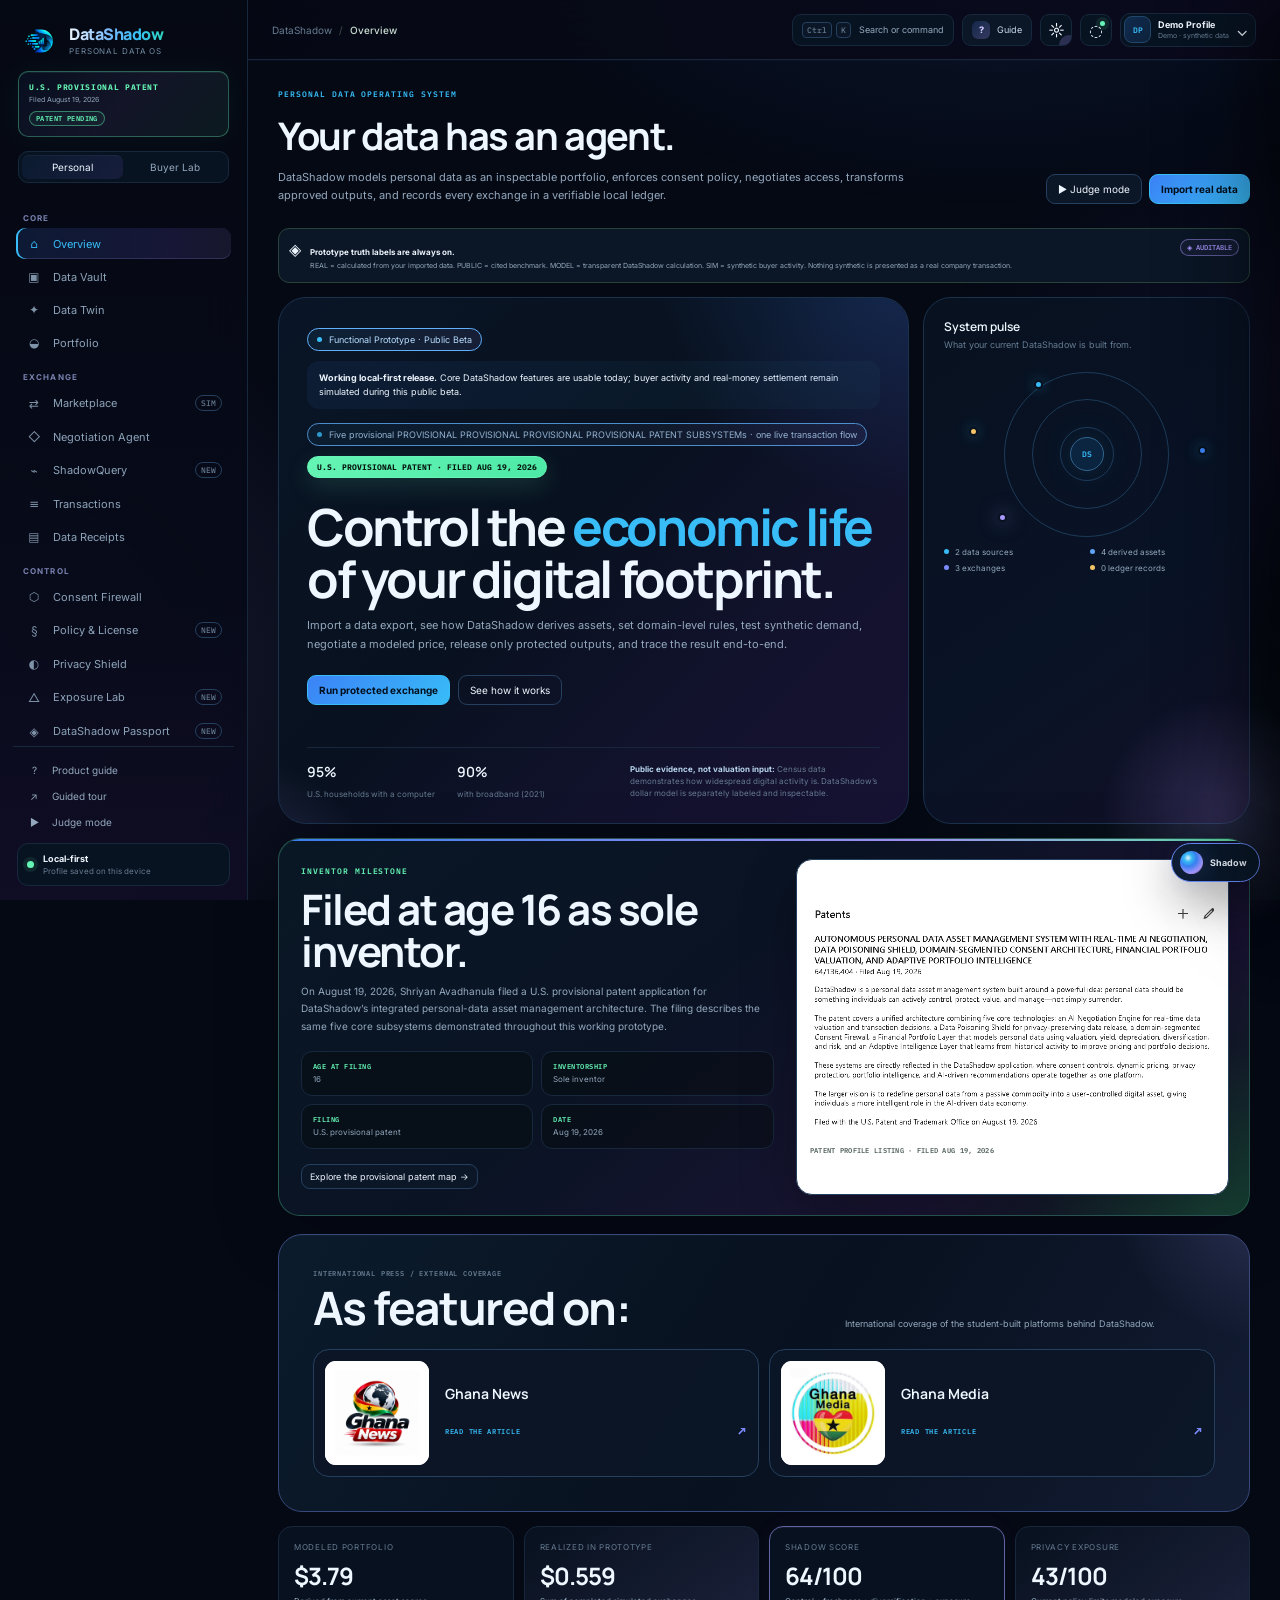
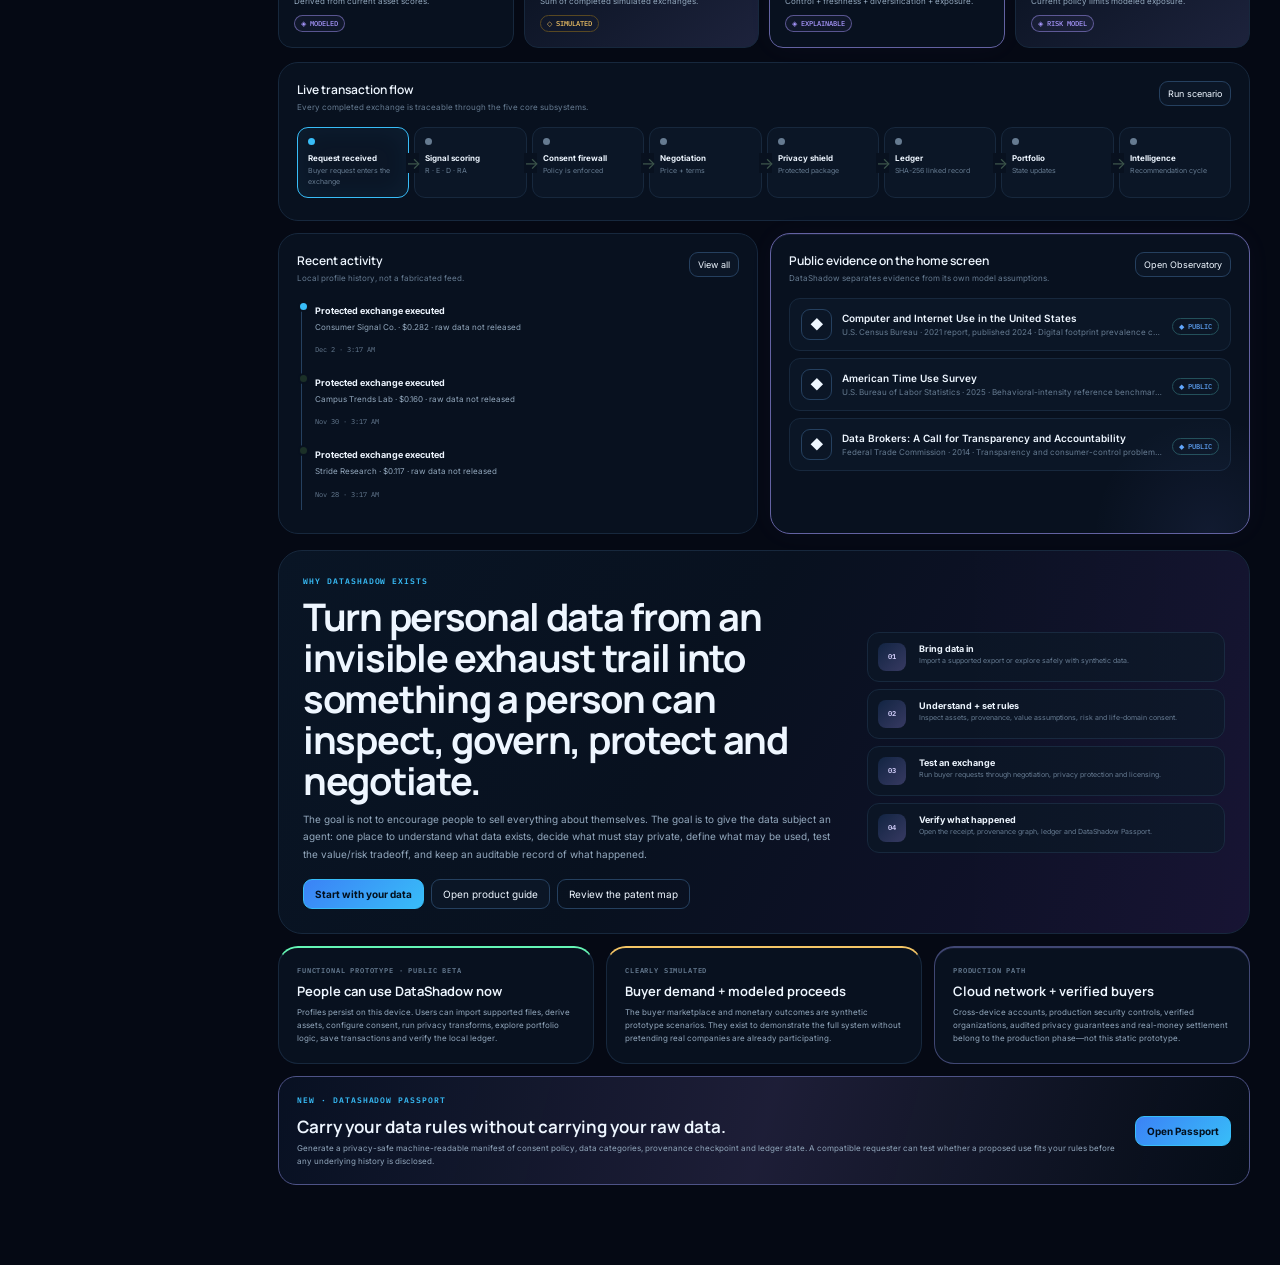
<file: index.html>
<!doctype html>
<html lang="en">
<head>
  <meta charset="utf-8" />
  <meta name="viewport" content="width=device-width,initial-scale=1" />
  <meta name="description" content="DataShadow — Functional Prototype · Public Beta. U.S. Provisional Patent Application filed August 19, 2026. A local-first personal data asset management system for consent, privacy-preserving exchange, and transparent valuation." />
  <meta name="theme-color" content="#050914" id="themeMeta" />
  <title>DataShadow — U.S. Provisional Patent · Functional Prototype</title>
  <link rel="icon" type="image/svg+xml" href="datashadow-icon.svg" />
  <link rel="apple-touch-icon" href="datashadow-icon.svg" />
  <link rel="preconnect" href="https://fonts.googleapis.com">
  <link rel="preconnect" href="https://fonts.gstatic.com" crossorigin>
  <link href="https://fonts.googleapis.com/css2?family=Inter:wght@400;500;600;700&family=Manrope:wght@500;600;700;800&family=IBM+Plex+Mono:wght@400;500&display=swap" rel="stylesheet">
  <link rel="stylesheet" href="styles.css" />
  <link rel="stylesheet" href="branding.css" />
  <link rel="stylesheet" href="logo-theme.css" />
  <link rel="stylesheet" href="heritage-theme.css" />
  <link rel="stylesheet" href="purple-boost.css" />
  <link rel="stylesheet" href="press-feature.css" />
</head>
<body>
  <div id="boot" class="boot-screen">
    <div class="boot-mark brand-logo-mark"><img src="datashadow-icon.svg" alt="DataShadow"></div>
    <div class="boot-copy"><strong>DataShadow</strong><span>Initializing local privacy engine…</span></div>
  </div>

  <div class="app-shell" id="appShell">
    <aside class="sidebar" id="sidebar">
      <div class="brand brand-with-wordmark" data-action="nav" data-page="overview">
        <img src="datashadow-icon.svg" class="brand-icon-img" alt="DataShadow logo">
        <div class="brand-wordmark-copy"><strong>DataShadow</strong><small>Personal Data OS</small></div>
      </div>
      <div class="patent-sidebar-badge"><b>U.S. Provisional Patent</b><small>Filed August 19, 2026</small><span>Patent Pending</span></div>

      <div class="mode-switch" role="group" aria-label="Application mode">
        <button class="mode-btn active" data-mode="personal">Personal</button>
        <button class="mode-btn" data-mode="buyer">Buyer Lab</button>
      </div>

      <nav class="side-nav" id="sideNav" aria-label="Primary navigation"></nav>

      <div class="sidebar-foot">
        <button class="sidebar-utility" data-action="guide-hub"><span>?</span> Product guide</button>
        <button class="sidebar-utility" data-action="guide"><span>↗</span> Guided tour</button>
        <button class="sidebar-utility" data-action="judge"><span>▶</span> Judge mode</button>
        <div class="local-badge"><span class="pulse-dot"></span><div><b>Local-first</b><small>Profile saved on this device</small></div></div>
      </div>
    </aside>

    <section class="workspace">
      <header class="topbar">
        <button class="icon-btn mobile-only" data-action="toggle-sidebar" aria-label="Open navigation">☰</button>
        <div class="breadcrumbs" id="breadcrumbs"><span>DataShadow</span><b>/</b><strong>Overview</strong></div>
        <div class="top-actions">
          <button class="command-pill" data-action="command"><kbd>Ctrl</kbd><kbd>K</kbd><span>Search or command</span></button>
          <button class="top-guide-btn" data-action="guide-hub" aria-label="Open product guide"><span class="guide-spark">?</span><span>Guide</span></button>
          <button class="icon-btn theme-toggle" data-action="theme" aria-label="Switch light or dark mode" title="Switch theme"><span id="themeIcon">☼</span></button>
          <button class="icon-btn" data-action="notifications" aria-label="Notifications">◌<span class="notification-dot" id="notificationDot"></span></button>
          <button class="profile-chip" data-action="profile"><span class="avatar" id="avatar">SA</span><span class="profile-text"><b id="profileName">Demo Profile</b><small id="profileMeta">Local profile</small></span><span>⌄</span></button>
        </div>
      </header>

      <main id="main" class="main" tabindex="-1"></main>
    </section>
  </div>

  <button class="assistant-fab" data-action="assistant" aria-label="Open Shadow Assistant"><span class="assistant-orb"></span><b>Shadow</b></button>

  <aside class="guide-drawer" id="guideDrawer" aria-hidden="true">
    <div class="guide-drawer-head">
      <div><small>DATASHADOW FIELD GUIDE</small><h2>Know what every tool does.</h2></div>
      <button class="icon-btn" data-action="guide-hub-close" aria-label="Close product guide">×</button>
    </div>
    <div class="guide-current" id="guideCurrent"></div>
    <div class="guide-search-wrap"><span>⌕</span><input id="guideSearch" autocomplete="off" placeholder="Search Scenario Lab, ShadowQuery, receipts…"></div>
    <div class="guide-toolbar"><button class="btn small primary" data-action="guide">Start guided tour</button><button class="btn small" data-action="nav" data-page="technology">Technical guide</button></div>
    <div class="guide-directory" id="guideDirectory"></div>
  </aside>

  <div class="drawer" id="assistantDrawer" aria-hidden="true">
    <div class="drawer-head"><div><small>CONTEXTUAL ASSISTANT</small><h2>Shadow</h2></div><button class="icon-btn" data-action="assistant-close">×</button></div>
    <div class="assistant-context" id="assistantContext"></div>
    <div class="assistant-messages" id="assistantMessages"></div>
    <div class="assistant-suggestions" id="assistantSuggestions"></div>
    <form class="assistant-input" id="assistantForm"><input id="assistantInput" autocomplete="off" placeholder="Ask about your portfolio, privacy, or a transaction…"><button>↑</button></form>
  </div>

  <div class="modal-backdrop" id="modalBackdrop" aria-hidden="true"><div class="modal" id="modal"></div></div>
  <div class="toast-stack" id="toastStack" aria-live="polite"></div>

  <input type="file" id="spotifyInput" accept=".json" multiple hidden>
  <input type="file" id="tiktokInput" accept=".json" hidden>
  <input type="file" id="genericInput" accept=".json,.csv" hidden>
  <input type="file" id="profileImportInput" accept=".json" hidden>

  <script src="data/public-benchmarks.js"></script>
  <script src="app.js"></script>
  <script src="site-status.js"></script>
  <script src="brand-theme.js"></script>
</body>
</html>
</file>
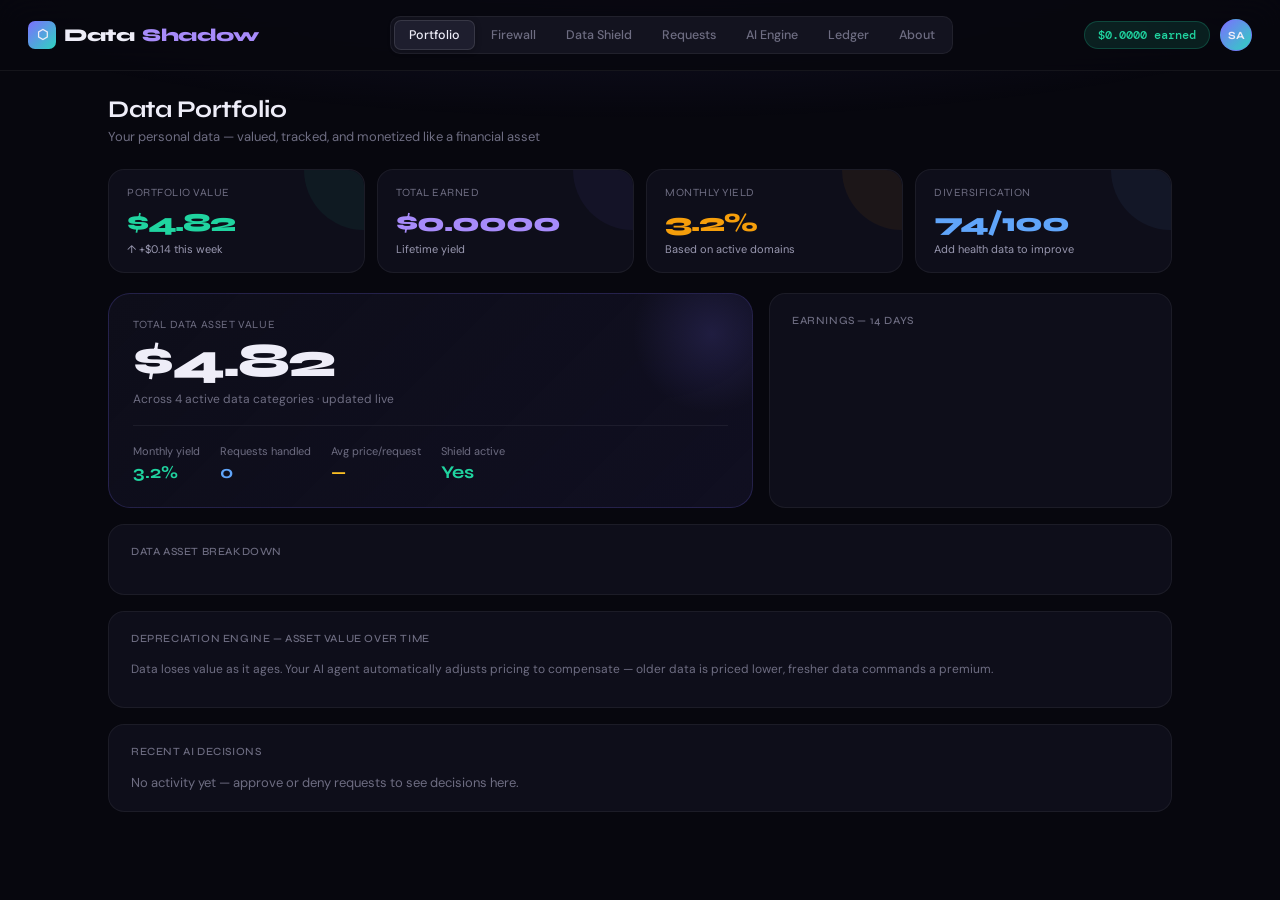
<file: index.html.html>
<!DOCTYPE html>
<html lang="en">
<head>
<meta charset="UTF-8">
<meta name="viewport" content="width=device-width, initial-scale=1.0">
<title>DataShadow — Your Data. Your Terms.</title>
<link href="https://fonts.googleapis.com/css2?family=Syne:wght@400;500;600;700;800&family=DM+Sans:ital,opsz,wght@0,9..40,300;0,9..40,400;0,9..40,500;1,9..40,300&family=DM+Mono:wght@400;500&display=swap" rel="stylesheet">
<style>
:root {
  --bg:#07070e;--bg2:#0e0e1a;--bg3:#13131f;--bg4:#191927;--bg5:#1e1e2e;
  --border:rgba(255,255,255,0.06);--border2:rgba(255,255,255,0.11);--border3:rgba(255,255,255,0.18);
  --text:#eeedf8;--muted:#6e6d82;--muted2:#9998b0;
  --accent:#7c6fff;--accent2:#a78bfa;--accent3:#c4b5fd;
  --green:#20d4a0;--green2:#10b981;--green-dim:rgba(32,212,160,0.12);
  --red:#f87171;--red-dim:rgba(248,113,113,0.1);
  --amber:#fbbf24;--amber-dim:rgba(251,191,36,0.1);
  --teal:#2dd4bf;--pink:#f472b6;--blue:#60a5fa;
  --gold:#f59e0b;--gold-dim:rgba(245,158,11,0.12);
  --font-display:'Syne',sans-serif;--font-body:'DM Sans',sans-serif;--font-mono:'DM Mono',monospace;
  --r:10px;--rl:16px;--rxl:22px;
}
*{box-sizing:border-box;margin:0;padding:0}
html{scroll-behavior:smooth}
body{background:var(--bg);color:var(--text);font-family:var(--font-body);min-height:100vh;overflow-x:hidden}
body::before{content:'';position:fixed;top:0;left:0;right:0;height:400px;background:radial-gradient(ellipse 60% 40% at 50% -10%,rgba(124,111,255,0.12),transparent);pointer-events:none;z-index:0}

/* NAV */
nav{display:flex;align-items:center;justify-content:space-between;padding:16px 28px;border-bottom:1px solid var(--border);position:sticky;top:0;background:rgba(7,7,14,0.88);backdrop-filter:blur(16px);z-index:100}
.nav-logo{font-family:var(--font-display);font-size:18px;font-weight:800;letter-spacing:-0.5px;display:flex;align-items:center;gap:8px}
.nav-logo-icon{width:28px;height:28px;background:linear-gradient(135deg,var(--accent),var(--teal));border-radius:7px;display:flex;align-items:center;justify-content:center;font-size:13px}
.nav-logo span{color:var(--accent2)}
.nav-tabs{display:flex;gap:2px;background:var(--bg3);border-radius:10px;padding:3px;border:1px solid var(--border)}
.nav-tab{padding:6px 14px;border-radius:7px;font-size:12.5px;font-weight:500;cursor:pointer;color:var(--muted);transition:all .2s;font-family:var(--font-body);border:none;background:none;white-space:nowrap}
.nav-tab.active{background:var(--bg5);color:var(--text);border:1px solid var(--border2);box-shadow:0 1px 6px rgba(0,0,0,0.3)}
.nav-tab:hover:not(.active){color:var(--text)}
.nav-right{display:flex;align-items:center;gap:10px}
.earnings-pill{background:var(--green-dim);border:1px solid rgba(32,212,160,0.22);color:var(--green);padding:5px 13px;border-radius:20px;font-size:12px;font-weight:500;font-family:var(--font-mono)}
.avatar{width:32px;height:32px;border-radius:50%;background:linear-gradient(135deg,var(--accent),var(--teal));display:flex;align-items:center;justify-content:center;font-size:11px;font-weight:700;font-family:var(--font-display);cursor:pointer;border:1.5px solid rgba(124,111,255,0.4)}

/* PAGES */
.page{display:none;padding:24px 28px;max-width:1120px;margin:0 auto;position:relative;z-index:1}
.page.active{display:block}
.page-header{margin-bottom:24px}
.page-header h1{font-family:var(--font-display);font-size:24px;font-weight:700;letter-spacing:-0.5px}
.page-header p{color:var(--muted);font-size:13px;margin-top:4px}

/* CARDS */
.card{background:var(--bg2);border:1px solid var(--border);border-radius:var(--rl);padding:20px 22px}
.card-title{font-size:11px;color:var(--muted);text-transform:uppercase;letter-spacing:0.6px;font-weight:500;margin-bottom:16px;font-family:var(--font-display)}

/* STATS */
.stats-grid{display:grid;grid-template-columns:repeat(4,1fr);gap:12px;margin-bottom:20px}
.stat-card{background:var(--bg2);border:1px solid var(--border);border-radius:var(--rl);padding:16px 18px;position:relative;overflow:hidden}
.stat-card::after{content:'';position:absolute;top:0;right:0;width:60px;height:60px;border-radius:0 var(--rl) 0 60px;opacity:0.06}
.stat-card.green::after{background:var(--green)}
.stat-card.purple::after{background:var(--accent)}
.stat-card.gold::after{background:var(--gold)}
.stat-card.blue::after{background:var(--blue)}
.stat-label{font-size:11px;color:var(--muted);text-transform:uppercase;letter-spacing:0.5px;margin-bottom:8px;font-family:var(--font-display)}
.stat-value{font-family:var(--font-display);font-size:26px;font-weight:800;letter-spacing:-1px}
.stat-value.green{color:var(--green)}
.stat-value.purple{color:var(--accent2)}
.stat-value.gold{color:var(--gold)}
.stat-value.blue{color:var(--blue)}
.stat-delta{font-size:11px;margin-top:4px;color:var(--muted2)}

/* PORTFOLIO PAGE */
.portfolio-grid{display:grid;grid-template-columns:1.6fr 1fr;gap:16px;margin-bottom:16px}
.portfolio-value-card{background:linear-gradient(135deg,var(--bg2) 0%,rgba(124,111,255,0.08) 100%);border:1px solid rgba(124,111,255,0.2);border-radius:var(--rxl);padding:24px;position:relative;overflow:hidden}
.portfolio-value-card::before{content:'';position:absolute;top:-40px;right:-40px;width:160px;height:160px;background:radial-gradient(circle,rgba(124,111,255,0.15),transparent 70%);pointer-events:none}
.portfolio-val-label{font-size:11px;color:var(--muted);text-transform:uppercase;letter-spacing:0.6px;font-family:var(--font-display);margin-bottom:6px}
.portfolio-val-number{font-family:var(--font-display);font-size:48px;font-weight:800;letter-spacing:-2px;color:var(--text);line-height:1}
.portfolio-val-sub{font-size:12px;color:var(--muted);margin-top:6px}
.portfolio-yield{display:flex;gap:20px;margin-top:18px;padding-top:18px;border-top:1px solid var(--border)}
.yield-item{}
.yield-label{font-size:11px;color:var(--muted);margin-bottom:3px}
.yield-val{font-family:var(--font-display);font-size:18px;font-weight:700}
.yield-val.green{color:var(--green)}
.yield-val.amber{color:var(--amber)}
.yield-val.blue{color:var(--blue)}

/* ASSET ROWS */
.asset-list{display:flex;flex-direction:column;gap:8px}
.asset-row{background:var(--bg3);border:1px solid var(--border);border-radius:var(--r);padding:12px 14px;display:flex;align-items:center;gap:12px;transition:border-color .2s;cursor:pointer}
.asset-row:hover{border-color:var(--border2)}
.asset-icon{width:34px;height:34px;border-radius:8px;display:flex;align-items:center;justify-content:center;font-size:16px;flex-shrink:0}
.asset-name{font-size:13px;font-weight:500;flex:1}
.asset-category{font-size:11px;color:var(--muted);margin-top:1px}
.asset-price-wrap{text-align:right}
.asset-price{font-family:var(--font-mono);font-size:13px;font-weight:500}
.asset-change{font-size:11px;margin-top:2px}
.asset-change.up{color:var(--green)}
.asset-change.down{color:var(--red)}
.asset-risk{padding:2px 8px;border-radius:20px;font-size:10px;font-weight:500;margin-left:8px}
.risk-low{background:var(--green-dim);color:var(--green);border:1px solid rgba(32,212,160,0.2)}
.risk-med{background:var(--amber-dim);color:var(--amber);border:1px solid rgba(251,191,36,0.2)}
.risk-high{background:var(--red-dim);color:var(--red);border:1px solid rgba(248,113,113,0.2)}

/* DEPRECIATION CHART */
.depre-chart{height:80px;display:flex;align-items:flex-end;gap:3px;margin-top:8px}
.depre-bar{flex:1;border-radius:3px 3px 0 0;transition:height .5s ease}
.depre-labels{display:flex;gap:3px;margin-top:4px}
.depre-label{flex:1;text-align:center;font-size:9px;color:var(--muted)}

/* FIREWALL PAGE */
.firewall-grid{display:grid;grid-template-columns:repeat(3,1fr);gap:14px;margin-bottom:20px}
.domain-card{background:var(--bg2);border:1px solid var(--border);border-radius:var(--rl);padding:18px;position:relative;overflow:hidden;cursor:pointer;transition:all .25s}
.domain-card:hover{border-color:var(--border2);transform:translateY(-1px)}
.domain-card.locked{border-color:rgba(248,113,113,0.3);background:linear-gradient(135deg,var(--bg2),rgba(248,113,113,0.04))}
.domain-card.open{border-color:rgba(32,212,160,0.25);background:linear-gradient(135deg,var(--bg2),rgba(32,212,160,0.04))}
.domain-card.selective{border-color:rgba(251,191,36,0.25);background:linear-gradient(135deg,var(--bg2),rgba(251,191,36,0.04))}
.domain-icon{font-size:28px;margin-bottom:10px}
.domain-name{font-family:var(--font-display);font-size:15px;font-weight:700;margin-bottom:4px}
.domain-desc{font-size:12px;color:var(--muted);line-height:1.5;margin-bottom:12px}
.domain-status{display:flex;align-items:center;gap:6px;font-size:12px;font-weight:500}
.domain-toggle{width:36px;height:20px;border-radius:10px;border:none;cursor:pointer;position:relative;transition:background .2s;flex-shrink:0;margin-left:auto}
.domain-toggle.on{background:var(--green)}
.domain-toggle.off{background:var(--bg4)}
.domain-toggle::after{content:'';position:absolute;top:3px;width:14px;height:14px;background:white;border-radius:50%;transition:left .2s}
.domain-toggle.on::after{left:19px}
.domain-toggle.off::after{left:3px}
.domain-yield{font-family:var(--font-mono);font-size:13px;color:var(--green);margin-top:8px}
.domain-risk-bar{height:3px;border-radius:2px;margin-top:10px}

/* POISON SHIELD */
.shield-wrap{display:grid;grid-template-columns:1fr 1fr;gap:16px}
.shield-card{background:var(--bg2);border:1px solid var(--border);border-radius:var(--rl);padding:20px}
.shield-active{border-color:rgba(32,212,160,0.3);background:linear-gradient(135deg,var(--bg2),rgba(32,212,160,0.04))}
.poison-visual{display:grid;grid-template-columns:1fr auto 1fr;align-items:center;gap:12px;margin:16px 0}
.data-block{background:var(--bg3);border:1px solid var(--border);border-radius:8px;padding:12px;font-family:var(--font-mono);font-size:11px;line-height:1.7}
.data-field{display:flex;justify-content:space-between;gap:8px}
.data-key{color:var(--muted)}
.data-val{color:var(--text)}
.data-val.poisoned{color:var(--amber);text-decoration:line-through}
.data-val.injected{color:var(--teal)}
.poison-arrow{text-align:center;color:var(--muted);font-size:20px}
.noise-slider-wrap{margin-top:14px}
.noise-label{font-size:12px;color:var(--muted);margin-bottom:6px;display:flex;justify-content:space-between}
.noise-slider{width:100%;accent-color:var(--accent);cursor:pointer}
.shield-stats{display:grid;grid-template-columns:1fr 1fr 1fr;gap:8px;margin-top:14px}
.shield-stat{background:var(--bg3);border-radius:8px;padding:10px;text-align:center}
.shield-stat-val{font-family:var(--font-display);font-size:18px;font-weight:700;color:var(--accent2)}
.shield-stat-label{font-size:10px;color:var(--muted);margin-top:2px;text-transform:uppercase;letter-spacing:0.4px}

/* REQUESTS */
.requests-filter{display:flex;gap:6px;margin-bottom:18px}
.filter-btn{padding:5px 14px;border-radius:20px;font-size:12px;cursor:pointer;border:1px solid var(--border2);background:none;color:var(--muted);font-family:var(--font-body);transition:all .2s}
.filter-btn.active{background:var(--accent);border-color:var(--accent);color:white}
.filter-btn:hover:not(.active){color:var(--text)}
.requests-list{display:flex;flex-direction:column;gap:10px}
.request-card{background:var(--bg2);border:1px solid var(--border);border-radius:var(--rl);padding:16px 20px;transition:border-color .2s}
.request-card:hover{border-color:var(--border2)}
.request-card.approved{border-left:3px solid var(--green)}
.request-card.denied{border-left:3px solid var(--red)}
.request-card.pending-card{border-left:3px solid var(--amber)}
.req-header{display:flex;align-items:flex-start;justify-content:space-between;margin-bottom:12px}
.req-brand{display:flex;align-items:center;gap:10px}
.brand-logo{width:36px;height:36px;border-radius:8px;display:flex;align-items:center;justify-content:center;font-size:14px;font-weight:800;font-family:var(--font-display);flex-shrink:0}
.brand-name{font-size:14px;font-weight:600}
.brand-industry{font-size:11px;color:var(--muted);margin-top:1px}
.req-price{text-align:right}
.price-val{font-family:var(--font-display);font-size:20px;font-weight:700;color:var(--green)}
.price-label{font-size:10px;color:var(--muted)}
.req-body{display:grid;grid-template-columns:1fr 1fr 1fr;gap:8px;margin-bottom:12px}
.req-field{background:var(--bg3);border-radius:7px;padding:8px 10px}
.req-field-label{font-size:10px;color:var(--muted);text-transform:uppercase;letter-spacing:0.4px;margin-bottom:2px}
.req-field-val{font-size:12px;font-weight:500}
.req-actions{display:flex;gap:6px;align-items:center}
.btn{padding:7px 16px;border-radius:7px;font-size:12px;font-weight:500;cursor:pointer;font-family:var(--font-body);transition:all .18s;border:none}
.btn-approve{background:rgba(32,212,160,0.14);color:var(--green);border:1px solid rgba(32,212,160,0.28)}
.btn-approve:hover{background:rgba(32,212,160,0.24)}
.btn-deny{background:var(--red-dim);color:var(--red);border:1px solid rgba(248,113,113,0.25)}
.btn-deny:hover{background:rgba(248,113,113,0.18)}
.btn-negotiate{background:var(--accent);color:white}
.btn-negotiate:hover{background:var(--accent2)}
.status-tag{padding:3px 12px;border-radius:20px;font-size:11px;font-weight:500;margin-left:auto}
.status-tag.approved{background:var(--green-dim);color:var(--green)}
.status-tag.denied{background:var(--red-dim);color:var(--red)}

/* ENGINE */
.engine-wrap{display:grid;grid-template-columns:1.2fr 1fr;gap:18px}
.signal-grid{display:grid;grid-template-columns:1fr 1fr;gap:8px}
.signal-card{background:var(--bg3);border:1px solid var(--border);border-radius:9px;padding:12px}
.signal-name{font-size:10px;color:var(--muted);text-transform:uppercase;letter-spacing:0.5px;margin-bottom:6px;font-family:var(--font-display)}
.signal-bar-wrap{height:3px;background:var(--bg4);border-radius:2px;margin-bottom:6px;overflow:hidden}
.signal-bar{height:100%;border-radius:2px;transition:width 1.2s cubic-bezier(.34,1.56,.64,1)}
.signal-score{font-family:var(--font-display);font-size:20px;font-weight:800}
.price-display{background:var(--bg3);border:1px solid var(--border2);border-radius:var(--rl);padding:22px;text-align:center}
.price-display-label{font-size:11px;color:var(--muted);text-transform:uppercase;letter-spacing:0.5px;margin-bottom:8px;font-family:var(--font-display)}
.price-display-val{font-family:var(--font-display);font-size:48px;font-weight:800;letter-spacing:-2px;color:var(--green)}
.price-display-sub{font-size:12px;color:var(--muted);margin-top:6px;line-height:1.5}
.negotiation-log{background:var(--bg3);border:1px solid var(--border);border-radius:var(--r);padding:14px;height:200px;overflow-y:auto}
.log-entry{font-size:11px;color:var(--muted);padding:3px 0;border-bottom:1px solid rgba(255,255,255,0.03);font-family:var(--font-mono)}
.log-entry.system{color:var(--accent2)}
.log-entry.price{color:var(--green)}
.log-entry.warn{color:var(--amber)}
.log-entry.shield{color:var(--teal)}
.run-btn{width:100%;padding:13px;background:linear-gradient(135deg,var(--accent),var(--accent2));color:white;border:none;border-radius:9px;font-size:14px;font-weight:700;cursor:pointer;font-family:var(--font-display);letter-spacing:0.3px;transition:all .2s}
.run-btn:hover{transform:translateY(-1px);box-shadow:0 6px 20px rgba(124,111,255,0.3)}
.run-btn:active{transform:translateY(0)}
.scenario-select{display:grid;grid-template-columns:1fr 1fr;gap:6px;margin-bottom:12px}
.scenario-opt{padding:9px 12px;border:1px solid var(--border);border-radius:7px;cursor:pointer;transition:all .2s}
.scenario-opt.selected{border-color:var(--accent);background:rgba(124,111,255,0.1)}
.scenario-opt-name{font-size:12px;font-weight:500}
.scenario-opt-brand{font-size:10px;color:var(--muted);margin-top:1px}

/* LEDGER */
.ledger-table{width:100%;border-collapse:collapse}
.ledger-table th{text-align:left;font-size:10px;color:var(--muted);text-transform:uppercase;letter-spacing:0.5px;padding:8px 12px;border-bottom:1px solid var(--border);font-weight:500;font-family:var(--font-display)}
.ledger-table td{padding:11px 12px;font-size:12px;border-bottom:1px solid var(--border)}
.ledger-table tr:hover td{background:rgba(255,255,255,0.02)}
.hash-val{font-family:var(--font-mono);font-size:10px;color:var(--muted)}
.tx-approved{color:var(--green);font-weight:500}
.tx-denied{color:var(--red);font-weight:500}
.tx-poisoned{color:var(--teal);font-weight:500}
.ledger-summary{display:grid;grid-template-columns:repeat(4,1fr);gap:12px;margin-bottom:18px}

/* ABOUT */
.about-wrap{max-width:700px}
.about-hero{display:flex;gap:28px;align-items:flex-start;margin-bottom:36px}
.about-photo{width:120px;height:120px;border-radius:18px;object-fit:cover;object-position:top center;border:2px solid var(--border2);flex-shrink:0}
.about-intro h2{font-family:var(--font-display);font-size:26px;font-weight:800;letter-spacing:-0.5px;margin-bottom:4px}
.about-intro .role{color:var(--accent2);font-size:13px;font-weight:500;margin-bottom:10px}
.about-intro p{color:var(--muted);font-size:13px;line-height:1.7}
.about-tags{display:flex;flex-wrap:wrap;gap:6px;margin-top:12px}
.about-tag{padding:4px 11px;background:var(--bg3);border:1px solid var(--border);border-radius:20px;font-size:11px;color:var(--muted)}
.about-section{margin-bottom:28px}
.about-section h3{font-family:var(--font-display);font-size:14px;font-weight:600;margin-bottom:12px;color:var(--muted2);text-transform:uppercase;letter-spacing:0.5px}
.about-item{display:flex;gap:12px;margin-bottom:12px;align-items:flex-start}
.about-item-icon{width:34px;height:34px;border-radius:8px;background:var(--bg3);border:1px solid var(--border);display:flex;align-items:center;justify-content:center;font-size:15px;flex-shrink:0}
.about-item-text h4{font-size:13px;font-weight:500;margin-bottom:2px}
.about-item-text p{font-size:12px;color:var(--muted);line-height:1.5}
.contact-row{display:flex;align-items:center;gap:10px;padding:11px 14px;background:var(--bg2);border:1px solid var(--border);border-radius:9px;margin-bottom:6px}
.contact-row a{color:var(--accent2);text-decoration:none;font-size:13px}
.contact-row a:hover{text-decoration:underline}
.contact-row span{font-size:13px;color:var(--muted)}

/* MODAL */
.modal-overlay{display:none;position:fixed;inset:0;background:rgba(0,0,0,0.75);z-index:200;align-items:center;justify-content:center;backdrop-filter:blur(4px)}
.modal-overlay.open{display:flex}
.modal{background:var(--bg2);border:1px solid var(--border2);border-radius:var(--rxl);padding:26px;width:440px;max-width:94vw}
.modal-title{font-family:var(--font-display);font-size:17px;font-weight:700;margin-bottom:4px}
.modal-sub{font-size:12px;color:var(--muted);margin-bottom:18px}
.modal-field{margin-bottom:12px}
.modal-label{font-size:11px;color:var(--muted);margin-bottom:5px;display:block;text-transform:uppercase;letter-spacing:0.4px}
.modal-input{width:100%;background:var(--bg3);border:1px solid var(--border2);border-radius:7px;padding:9px 12px;color:var(--text);font-size:13px;font-family:var(--font-body)}
.modal-input:focus{outline:none;border-color:var(--accent)}
.modal-actions{display:flex;gap:8px;justify-content:flex-end;margin-top:18px}
.btn-ghost{background:none;border:1px solid var(--border2);color:var(--muted);padding:7px 14px;border-radius:7px;cursor:pointer;font-family:var(--font-body);font-size:12px}
.btn-primary{background:var(--accent);color:white;padding:7px 16px;border-radius:7px;cursor:pointer;font-family:var(--font-body);font-size:12px;border:none;font-weight:500}

/* MISC */
.badge{padding:3px 9px;border-radius:20px;font-size:10px;font-weight:500}
.badge.connected{background:var(--green-dim);color:var(--green);border:1px solid rgba(32,212,160,0.2)}
.badge.paused{background:var(--amber-dim);color:var(--amber);border:1px solid rgba(251,191,36,0.2)}
.two-col{display:grid;grid-template-columns:1.4fr 1fr;gap:14px;margin-bottom:16px}
.live-dot{width:6px;height:6px;background:var(--green);border-radius:50%;display:inline-block;margin-right:5px}
.live-label{font-size:11px;color:var(--green);display:inline-flex;align-items:center}
.section-divider{border:none;border-top:1px solid var(--border);margin:20px 0}
@keyframes pulse{0%,100%{opacity:1}50%{opacity:0.4}}
.pulse{animation:pulse 2s infinite}
@keyframes fadeSlide{from{opacity:0;transform:translateY(6px)}to{opacity:1;transform:translateY(0)}}
.fade-in{animation:fadeSlide .35s ease forwards}
@keyframes countUp{from{opacity:0}to{opacity:1}}
@keyframes shimmer{0%{background-position:-200% 0}100%{background-position:200% 0}}
::-webkit-scrollbar{width:3px}
::-webkit-scrollbar-track{background:transparent}
::-webkit-scrollbar-thumb{background:var(--border2);border-radius:2px}

/* CHART */
.chart-wrap{height:120px;display:flex;align-items:flex-end;gap:4px}
.bar{flex:1;border-radius:3px 3px 0 0;background:var(--accent);opacity:.6;transition:opacity .2s;cursor:pointer}
.bar:hover{opacity:1}
.bar.today{opacity:1;background:var(--green)}
.chart-labels{display:flex;gap:4px;margin-top:4px}
.chart-label{flex:1;text-align:center;font-size:9px;color:var(--muted)}

/* DIVIDER SECTION TAG */
.section-tag{display:inline-flex;align-items:center;gap:6px;background:var(--bg3);border:1px solid var(--border);border-radius:20px;padding:4px 12px;font-size:11px;color:var(--muted);margin-bottom:16px}
.section-tag-dot{width:5px;height:5px;border-radius:50%;background:var(--accent)}
</style>
</head>
<body>

<nav>
  <div class="nav-logo"><div class="nav-logo-icon">⬡</div>Data<span>Shadow</span></div>
  <div class="nav-tabs">
    <button class="nav-tab active" onclick="showPage('portfolio')">Portfolio</button>
    <button class="nav-tab" onclick="showPage('firewall')">Firewall</button>
    <button class="nav-tab" onclick="showPage('shield')">Data Shield</button>
    <button class="nav-tab" onclick="showPage('requests')">Requests</button>
    <button class="nav-tab" onclick="showPage('engine')">AI Engine</button>
    <button class="nav-tab" onclick="showPage('ledger')">Ledger</button>
    <button class="nav-tab" onclick="showPage('about')">About</button>
  </div>
  <div class="nav-right">
    <div class="earnings-pill" id="nav-earnings">$0.0000 earned</div>
    <div class="avatar" onclick="showPage('about')">SA</div>
  </div>
</nav>

<!-- MODAL -->
<div class="modal-overlay" id="modal" onclick="closeModal(event)">
  <div class="modal">
    <div class="modal-title" id="modal-title">Negotiate Price</div>
    <div class="modal-sub" id="modal-sub">Set your terms — AI handles the rest</div>
    <div class="modal-field"><label class="modal-label">Floor price ($)</label><input class="modal-input" type="number" id="modal-floor" value="0.05" step="0.01" min="0.01"></div>
    <div class="modal-field"><label class="modal-label">Data categories to share</label><input class="modal-input" type="text" id="modal-cats" value="Behavioral, Purchase History"></div>
    <div class="modal-field"><label class="modal-label">Access duration</label><input class="modal-input" type="text" id="modal-dur" value="30 days"></div>
    <div class="modal-actions">
      <button class="btn-ghost" onclick="document.getElementById('modal').classList.remove('open')">Cancel</button>
      <button class="btn-primary" onclick="submitNegotiation()">Run AI Negotiation</button>
    </div>
  </div>
</div>

<!-- ══ PORTFOLIO PAGE ══════════════════════════════════════════════ -->
<div class="page active" id="page-portfolio">
  <div class="page-header">
    <h1>Data Portfolio</h1>
    <p>Your personal data — valued, tracked, and monetized like a financial asset</p>
  </div>

  <div class="stats-grid">
    <div class="stat-card green">
      <div class="stat-label">Portfolio value</div>
      <div class="stat-value green" id="stat-portval">$4.82</div>
      <div class="stat-delta" id="stat-portdelta">↑ +$0.14 this week</div>
    </div>
    <div class="stat-card purple">
      <div class="stat-label">Total earned</div>
      <div class="stat-value purple" id="stat-total">$0.0000</div>
      <div class="stat-delta" id="stat-delta">Lifetime yield</div>
    </div>
    <div class="stat-card gold">
      <div class="stat-label">Monthly yield</div>
      <div class="stat-value gold" id="stat-yield">3.2%</div>
      <div class="stat-delta">Based on active domains</div>
    </div>
    <div class="stat-card blue">
      <div class="stat-label">Diversification</div>
      <div class="stat-value blue" id="stat-divers">74/100</div>
      <div class="stat-delta">Add health data to improve</div>
    </div>
  </div>

  <div class="portfolio-grid">
    <div class="portfolio-value-card">
      <div class="portfolio-val-label">Total data asset value</div>
      <div class="portfolio-val-number" id="port-bigval">$4.82</div>
      <div class="portfolio-val-sub">Across 4 active data categories · updated live</div>
      <div class="portfolio-yield">
        <div class="yield-item"><div class="yield-label">Monthly yield</div><div class="yield-val green">3.2%</div></div>
        <div class="yield-item"><div class="yield-label">Requests handled</div><div class="yield-val blue" id="port-reqs">0</div></div>
        <div class="yield-item"><div class="yield-label">Avg price/request</div><div class="yield-val amber" id="port-avg">—</div></div>
        <div class="yield-item"><div class="yield-label">Shield active</div><div class="yield-val green">Yes</div></div>
      </div>
    </div>
    <div class="card">
      <div class="card-title">Earnings — 14 days</div>
      <div class="chart-wrap" id="earnings-chart"></div>
      <div class="chart-labels" id="chart-labels"></div>
    </div>
  </div>

  <div class="card">
    <div class="card-title">Data asset breakdown</div>
    <div class="asset-list" id="asset-list"></div>
  </div>

  <div style="margin-top:16px" class="card">
    <div class="card-title">Depreciation engine — asset value over time</div>
    <p style="font-size:12px;color:var(--muted);margin-bottom:10px">Data loses value as it ages. Your AI agent automatically adjusts pricing to compensate — older data is priced lower, fresher data commands a premium.</p>
    <div id="depre-wrap"></div>
  </div>

  <div style="margin-top:16px" class="card">
    <div class="card-title">Recent AI decisions</div>
    <div id="recent-activity"><div style="color:var(--muted);font-size:13px">No activity yet — approve or deny requests to see decisions here.</div></div>
  </div>
</div>

<!-- ══ FIREWALL PAGE ══════════════════════════════════════════════ -->
<div class="page" id="page-firewall">
  <div class="page-header">
    <h1>Consent Firewall</h1>
    <p>Segment your data by life domain — different rules for different categories</p>
  </div>
  <div class="section-tag"><div class="section-tag-dot"></div>Each domain has independent consent rules, pricing floors, and risk ratings</div>
  <div class="firewall-grid" id="firewall-grid"></div>
  <div class="card">
    <div class="card-title">Domain yield summary</div>
    <div id="firewall-summary" style="display:flex;flex-direction:column;gap:8px"></div>
  </div>
</div>

<!-- ══ DATA SHIELD PAGE ══════════════════════════════════════════ -->
<div class="page" id="page-shield">
  <div class="page-header">
    <h1>Data Poisoning Shield</h1>
    <p>Before your data leaves the system, the AI injects calibrated noise — protecting you while preserving brand value</p>
  </div>
  <div class="section-tag"><div class="section-tag-dot"></div>Brands receive useful data · You can never be fully profiled · Every dataset is unique</div>
  <div class="shield-wrap">
    <div class="shield-card shield-active">
      <div class="card-title" style="color:var(--teal)">Live noise injection preview</div>
      <p style="font-size:12px;color:var(--muted);margin-bottom:4px">This is what a brand receives after your shield processes your data. Crossed-out values are the real ones — teal values are what they see.</p>
      <div class="poison-visual">
        <div class="data-block" id="raw-data-block"></div>
        <div class="poison-arrow">→</div>
        <div class="data-block" id="poisoned-data-block"></div>
      </div>
      <div class="noise-slider-wrap">
        <div class="noise-label"><span>Noise intensity</span><span id="noise-pct">32%</span></div>
        <input class="noise-slider" type="range" min="5" max="80" value="32" id="noise-slider" oninput="updatePoison(this.value)">
        <div style="display:flex;justify-content:space-between;font-size:10px;color:var(--muted);margin-top:4px"><span>Low (more value to brand)</span><span>High (more privacy)</span></div>
      </div>
    </div>
    <div class="shield-card">
      <div class="card-title">Shield performance</div>
      <div class="shield-stats">
        <div class="shield-stat"><div class="shield-stat-val" id="shield-datasets">0</div><div class="shield-stat-label">Datasets poisoned</div></div>
        <div class="shield-stat"><div class="shield-stat-val">32%</div><div class="shield-stat-label">Avg noise level</div></div>
        <div class="shield-stat"><div class="shield-stat-val" id="shield-protection">98%</div><div class="shield-stat-label">Profile resistance</div></div>
      </div>
      <hr class="section-divider">
      <div class="card-title">What the shield protects</div>
      <div style="display:flex;flex-direction:column;gap:8px" id="shield-protect-list"></div>
    </div>
  </div>
  <div style="margin-top:16px" class="card">
    <div class="card-title">Why this matters — cybersecurity context</div>
    <p style="font-size:13px;color:var(--muted);line-height:1.8">Differential privacy — the academic concept behind this shield — is used by Apple and Google to collect aggregate data without exposing individuals. DataShadow applies this same principle to personal data transactions: brands get statistically valid behavioral signals, but can never reconstruct a complete surveillance profile of any individual user. The noise injection algorithm varies per transaction, meaning even the same brand buying your data twice receives two different datasets — preventing correlation attacks across purchases.</p>
  </div>
</div>

<!-- ══ REQUESTS PAGE ══════════════════════════════════════════════ -->
<div class="page" id="page-requests">
  <div class="page-header">
    <h1>Brand Requests</h1>
    <p>Incoming data access requests — AI has pre-scored, priced, and firewall-checked each one</p>
  </div>
  <div class="requests-filter">
    <button class="filter-btn active" onclick="filterReqs('all',this)">All</button>
    <button class="filter-btn" onclick="filterReqs('pending',this)">Pending</button>
    <button class="filter-btn" onclick="filterReqs('approved',this)">Approved</button>
    <button class="filter-btn" onclick="filterReqs('denied',this)">Denied</button>
  </div>
  <div class="requests-list" id="requests-list"></div>
</div>

<!-- ══ ENGINE PAGE ══════════════════════════════════════════════ -->
<div class="page" id="page-engine">
  <div class="page-header">
    <h1>AI Negotiation Engine</h1>
    <p>Powered by Claude — real-time behavioral scoring, dynamic pricing, and autonomous negotiation</p>
  </div>
  <div class="engine-wrap">
    <div style="display:flex;flex-direction:column;gap:14px">
      <div class="card">
        <div class="card-title">Select scenario</div>
        <div class="scenario-select" id="scenario-select">
          <div class="scenario-opt selected" onclick="selectScenario(0,this)"><div class="scenario-opt-name">Nike — Sportswear</div><div class="scenario-opt-brand">Athletic · High value</div></div>
          <div class="scenario-opt" onclick="selectScenario(1,this)"><div class="scenario-opt-name">Spotify — Music</div><div class="scenario-opt-brand">Listening · Medium</div></div>
          <div class="scenario-opt" onclick="selectScenario(2,this)"><div class="scenario-opt-name">Netflix — Streaming</div><div class="scenario-opt-brand">Content · Medium</div></div>
          <div class="scenario-opt" onclick="selectScenario(3,this)"><div class="scenario-opt-name">Mastercard — Finance</div><div class="scenario-opt-brand">Purchase · Premium</div></div>
        </div>
        <div class="card-title">Behavioral signals</div>
        <div class="signal-grid">
          <div class="signal-card"><div class="signal-name">Recency</div><div class="signal-bar-wrap"><div class="signal-bar" id="sig-recency" style="width:0%;background:var(--accent)"></div></div><div class="signal-score" id="sig-recency-val">--</div></div>
          <div class="signal-card"><div class="signal-name">Exclusivity</div><div class="signal-bar-wrap"><div class="signal-bar" id="sig-excl" style="width:0%;background:var(--teal)"></div></div><div class="signal-score" id="sig-excl-val">--</div></div>
          <div class="signal-card"><div class="signal-name">Demand match</div><div class="signal-bar-wrap"><div class="signal-bar" id="sig-demand" style="width:0%;background:var(--green)"></div></div><div class="signal-score" id="sig-demand-val">--</div></div>
          <div class="signal-card"><div class="signal-name">Profile rarity</div><div class="signal-bar-wrap"><div class="signal-bar" id="sig-rarity" style="width:0%;background:var(--amber)"></div></div><div class="signal-score" id="sig-rarity-val">--</div></div>
        </div>
      </div>
      <button class="run-btn" id="run-btn" onclick="runNegotiation()">▶ Run AI Negotiation</button>
    </div>
    <div style="display:flex;flex-direction:column;gap:14px">
      <div class="price-display">
        <div class="price-display-label">AI-computed access price</div>
        <div class="price-display-val" id="engine-price">$—</div>
        <div class="price-display-sub" id="engine-verdict">Select a scenario and run the engine</div>
      </div>
      <div class="card" style="flex:1">
        <div class="card-title" style="display:flex;align-items:center;justify-content:space-between">Negotiation log<span class="live-label" id="engine-live" style="display:none"><span class="live-dot pulse"></span>Running</span></div>
        <div class="negotiation-log" id="neg-log"><div class="log-entry">Waiting for negotiation to start...</div></div>
      </div>
    </div>
  </div>
</div>

<!-- ══ LEDGER PAGE ══════════════════════════════════════════════ -->
<div class="page" id="page-ledger">
  <div class="page-header">
    <h1>Consent Ledger</h1>
    <p>Tamper-evident log of every data transaction — including shield status per entry</p>
  </div>
  <div class="ledger-summary">
    <div class="stat-card blue"><div class="stat-label">Transactions</div><div class="stat-value blue" id="ledger-total">0</div></div>
    <div class="stat-card green"><div class="stat-label">Total earned</div><div class="stat-value green" id="ledger-earned">$0.0000</div></div>
    <div class="stat-card" style="border-color:rgba(248,113,113,0.2)"><div class="stat-label">Protected</div><div class="stat-value" style="color:var(--red)" id="ledger-denied">0</div></div>
    <div class="stat-card" style="border-color:rgba(45,212,191,0.2)"><div class="stat-label">Shield applied</div><div class="stat-value" style="color:var(--teal)" id="ledger-poisoned">0</div></div>
  </div>
  <div class="card">
    <div class="card-title">Transaction history</div>
    <table class="ledger-table">
      <thead><tr><th>Timestamp</th><th>Brand</th><th>Domain</th><th>Price</th><th>Status</th><th>Shield</th><th>TX Hash</th></tr></thead>
      <tbody id="ledger-body"><tr><td colspan="7" style="color:var(--muted);font-size:13px;padding:20px 12px">No transactions yet.</td></tr></tbody>
    </table>
  </div>
</div>

<!-- ══ ABOUT PAGE ══════════════════════════════════════════════ -->
<div class="page" id="page-about">
  <div class="about-wrap">
    <div class="about-hero">
      <img src="IMG_7529.png" alt="Shriyan Avadhanula" class="about-photo">
      <div class="about-intro">
        <h2>Shriyan Avadhanula</h2>
        <div class="role">Founder & Developer · Class of 2028, Henrico High School</div>
        <p>I'm a high schooler in Virginia building at the intersection of AI, data privacy, and business. DataShadow is my attempt to solve a problem I think about every time I open TikTok — companies make billions off my data while I get nothing. My idea for this app was born out of my passion and love for two fields, finance (so people get money from their data, my love was born especially after my understanding on how industires like M&A work firsthand and I've always been intrested in undrstanding the art behind money) and also cybersecurity (which really drives the data privacy part of this app, I've grown up with my dad in the field and whenever I watched him I was always so intrigued and I want to do what I can to combine my two passions.)This app is the prototype of a system that flips that model.</p>
        <div class="about-tags">
          <span class="about-tag">AI / ML</span><span class="about-tag">Cybersecurity</span><span class="about-tag">Finance</span><span class="about-tag">Data privacy</span><span class="about-tag">IB MYP</span><span class="about-tag">Pickleball</span><span class="about-tag">M&A</span><span class="about-tag">Fund Flow RVA</span>
        </div>
      </div>
    </div>
    <div class="about-section">
      <h3>About DataShadow</h3>
      <div class="about-item"><div class="about-item-icon">🧠</div><div class="about-item-text"><h4>AI Negotiation Engine</h4><p>A Claude-powered agent that scores incoming brand data requests using four behavioral signals — recency, exclusivity, demand match, and profile rarity — then autonomously prices and executes transactions without per-request user input.</p></div></div>
      <div class="about-item"><div class="about-item-icon">🛡️</div><div class="about-item-text"><h4>Data Poisoning Shield</h4><p>Before any approved data leaves the system, a differential privacy algorithm injects calibrated noise into non-essential fields. Brands receive statistically valid signals — but can never reconstruct a complete surveillance profile. Based on real academic research from MIT and Stanford.</p></div></div>
      <div class="about-item"><div class="about-item-icon">🔐</div><div class="about-item-text"><h4>Consent Firewall by Life Domain</h4><p>Data is segmented into life domains — athletics, entertainment, finance, health, social, location — each with independent consent rules, pricing floors, and risk ratings that mirror real privacy law distinctions like HIPAA and FCRA.</p></div></div>
      <div class="about-item"><div class="about-item-icon">📈</div><div class="about-item-text"><h4>Financial Portfolio Layer</h4><p>Personal data is treated as a financial asset with live market valuation, yield calculation, depreciation curves, diversification scoring, and risk ratings — applying portfolio management principles to data ownership for the first time.</p></div></div>
    </div>
    <div class="about-section">
      <h3>Background</h3>
      <div class="about-item"><div class="about-item-icon">🎓</div><div class="about-item-text"><h4>Henrico High School · Class of 2028</h4><p>IB MYP program with IB SL coursework and AP courses. Strong GPA. Targeting UVA McIntire (ED) and Virginia Tech Computing & Management.</p></div></div>
      <div class="about-item"><div class="about-item-icon">💼</div><div class="about-item-text"><h4>Co-President & Finance Director, Fund Flow RVA</h4><p>Leading student-run investment and financial literacy initiatives across the Richmond area.</p></div></div>
      <div class="about-item"><div class="about-item-icon">🏓</div><div class="about-item-text"><h4>Junior pickleball player</h4><p>Playing at the junior level with active brand sponsorships — direct experience negotiating contracts that inspired this project's data-as-asset framing.</p></div></div>
      <div class="about-item"><div class="about-item-icon">📊</div><div class="about-item-text"><h4>M&A mentorship & Cyber Risk Intelligence Report</h4><p>Working with a Partner-level M&A professional and publishing original cybersecurity research modeled on Gartner/Forrester-style industry analysis.</p></div></div>
    </div>
    <div class="about-section">
      <h3>Contact</h3>
      <div class="contact-row"><span>📧</span><a href="mailto:avadhanula.shriyan@gmail.com">avadhanula.shriyan@gmail.com</a></div>
      <div class="contact-row"><span>📍</span><span>Richmond, Virginia</span></div>
    </div>
    <div style="margin-top:28px;padding-top:18px;border-top:1px solid var(--border)">
      <p style="font-size:11px;color:var(--muted)">DataShadow — built by Shriyan Avadhanula, Class of 2028, Henrico High School · Virginia · © 2025<br>Provisional patent pending · All technical methods described herein are the intellectual property of the author.</p>
    </div>
  </div>
</div>

<script>
// ══ STATE ═══════════════════════════════════════════════════════════
const S = { totalEarned:0, requestsHandled:0, approvedCount:0, deniedCount:0, poisonedCount:0, ledger:[], activity:[], currentScenario:0, negotiating:false };

const DOMAINS = [
  { id:'athletics', name:'Athletics', icon:'🏃', desc:'Sports behavior, workout patterns, athletic purchases, equipment interests.', status:'open', risk:'low', riskLabel:'Low risk', floor:0.08, yield:'4.1%', color:'var(--green)', riskColor:'var(--green)' },
  { id:'entertainment', name:'Entertainment', icon:'🎵', desc:'Music taste, streaming habits, content preferences, watch history.', status:'open', risk:'low', riskLabel:'Low risk', floor:0.06, yield:'2.8%', color:'var(--blue)', riskColor:'var(--green)' },
  { id:'social', name:'Social', icon:'💬', desc:'Platform engagement patterns, posting frequency, interaction signals.', status:'selective', risk:'med', riskLabel:'Med risk', floor:0.12, yield:'3.4%', color:'var(--accent2)', riskColor:'var(--amber)' },
  { id:'finance', name:'Finance', icon:'💳', desc:'Purchase patterns, spending categories, financial behavior signals.', status:'selective', risk:'med', riskLabel:'Med risk', floor:0.18, yield:'5.2%', color:'var(--gold)', riskColor:'var(--amber)' },
  { id:'location', name:'Location', icon:'📍', desc:'Movement patterns, frequently visited areas, commute behavior.', status:'locked', risk:'high', riskLabel:'High risk', floor:0.25, yield:'6.8%', color:'var(--pink)', riskColor:'var(--red)' },
  { id:'health', name:'Health', icon:'❤️', desc:'Fitness activity, wellness signals, health-related purchase patterns.', status:'locked', risk:'high', riskLabel:'High risk — HIPAA adjacent', floor:0.30, yield:'7.1%', color:'var(--red)', riskColor:'var(--red)' },
];

const ASSETS = [
  { name:'Athletic behavior', category:'Athletics · Spotify + TikTok', icon:'🏓', value:1.84, change:+0.12, trend:'up', risk:'low', signals:2847 },
  { name:'Purchase history', category:'Finance · Amazon + Nike', icon:'🛒', value:1.42, change:+0.08, trend:'up', risk:'med', signals:341 },
  { name:'Music taste', category:'Entertainment · Spotify', icon:'🎵', value:0.91, change:-0.03, trend:'down', risk:'low', signals:5120 },
  { name:'Social engagement', category:'Social · TikTok', icon:'📱', value:0.65, change:+0.02, trend:'up', risk:'med', signals:1203 },
];

const SCENARIOS = [
  { brand:'Nike', industry:'Sportswear', logo:'N', color:'#fff', bg:'#111', dataTypes:['Athletic behavior','Purchase history','Location patterns'], recency:88,excl:76,demand:92,rarity:81,basePrice:0.14, domain:'athletics' },
  { brand:'Spotify', industry:'Music streaming', logo:'S', color:'#1db954', bg:'rgba(29,185,84,0.2)', dataTypes:['Listening history','Mood patterns','Playlist behavior'], recency:95,excl:63,demand:78,rarity:70,basePrice:0.09, domain:'entertainment' },
  { brand:'Netflix', industry:'Streaming', logo:'N', color:'#e50914', bg:'rgba(229,9,20,0.2)', dataTypes:['Watch history','Content preferences','Viewing time'], recency:82,excl:58,demand:74,rarity:65,basePrice:0.08, domain:'entertainment' },
  { brand:'Mastercard', industry:'Financial services', logo:'MC', color:'#eb001b', bg:'rgba(235,0,27,0.15)', dataTypes:['Purchase patterns','Spending categories','Financial signals'], recency:91,excl:88,demand:96,rarity:94,basePrice:0.22, domain:'finance' },
];

const ALL_REQUESTS = [
  { id:1, ...SCENARIOS[0], status:'pending', time:'2 min ago', purpose:'Athletic apparel targeting — 18-24 demographic' },
  { id:2, ...SCENARIOS[3], status:'pending', time:'11 min ago', purpose:'Spending pattern analysis for credit offers' },
  { id:3, ...SCENARIOS[1], status:'pending', time:'34 min ago', purpose:'Playlist mood data for ad placement model' },
  { id:4, brand:'Adidas', industry:'Sportswear', logo:'A', color:'#fff', bg:'rgba(255,255,255,0.12)', dataTypes:['Purchase history','Athletic behavior'], recency:79,excl:65,demand:81,rarity:72,basePrice:0.11,domain:'athletics', status:'pending', time:'1 hr ago', purpose:'Retargeting for footwear campaign' },
  { id:5, ...SCENARIOS[2], status:'pending', time:'2 hr ago', purpose:'Churn prediction model training data' },
];

// ══ NAV ══════════════════════════════════════════════════════════
function showPage(name) {
  document.querySelectorAll('.page').forEach(p=>p.classList.remove('active'));
  document.querySelectorAll('.nav-tab').forEach(t=>t.classList.remove('active'));
  document.getElementById('page-'+name).classList.add('active');
  const map={portfolio:0,firewall:1,shield:2,requests:3,engine:4,ledger:5,about:6};
  if(map[name]!==undefined) document.querySelectorAll('.nav-tab')[map[name]].classList.add('active');
  if(name==='requests') renderRequests();
}

// ══ CHART ═════════════════════════════════════════════════════
function initChart() {
  const days=['22','23','24','25','26','27','28','29','30','1','2','3','4','5'];
  const vals=[0.08,0.14,0.09,0.21,0.18,0.11,0.25,0.19,0.31,0.28,0.34,0.22,0.41,0];
  const max=Math.max(...vals,0.01);
  const ce=document.getElementById('earnings-chart'), le=document.getElementById('chart-labels');
  ce.innerHTML=''; le.innerHTML='';
  vals.forEach((v,i)=>{
    const b=document.createElement('div');
    b.className='bar'+(i===vals.length-1?' today':'');
    b.style.height=Math.max((v/max)*100,4)+'%';
    b.title='$'+v.toFixed(2);
    ce.appendChild(b);
    const l=document.createElement('div');
    l.className='chart-label'; l.textContent=days[i];
    le.appendChild(l);
  });
}

// ══ ASSETS ═══════════════════════════════════════════════════
function renderAssets() {
  const el=document.getElementById('asset-list');
  el.innerHTML='';
  ASSETS.forEach(a=>{
    const row=document.createElement('div');
    row.className='asset-row';
    const riskClass=a.risk==='low'?'risk-low':a.risk==='med'?'risk-med':'risk-high';
    row.innerHTML=`
      <div class="asset-icon" style="background:var(--bg4)">${a.icon}</div>
      <div style="flex:1"><div class="asset-name">${a.name}</div><div class="asset-category">${a.category} · ${a.signals.toLocaleString()} signals</div></div>
      <div class="asset-price-wrap">
        <div class="asset-price">$${a.value.toFixed(2)}</div>
        <div class="asset-change ${a.trend}">${a.trend==='up'?'↑':'↓'} $${Math.abs(a.change).toFixed(2)} this week</div>
      </div>
      <span class="asset-risk ${riskClass}">${a.riskLabel||a.risk}</span>`;
    el.appendChild(row);
  });
}

// ══ DEPRECIATION ═════════════════════════════════════════════
function renderDepreciation() {
  const wrap=document.getElementById('depre-wrap');
  ASSETS.forEach(a=>{
    const div=document.createElement('div');
    div.style.marginBottom='16px';
    const weeks=['W1','W2','W3','W4','W5','W6','W7','W8'];
    const vals=weeks.map((_,i)=>Math.max(a.value*(1-i*0.08),a.value*0.3));
    const max=Math.max(...vals);
    div.innerHTML=`<div style="font-size:12px;font-weight:500;margin-bottom:6px">${a.icon} ${a.name} <span style="color:var(--muted);font-weight:400;font-size:11px">— depreciates ~8%/week without fresh signals</span></div>
    <div style="display:flex;align-items:flex-end;gap:3px;height:50px">
      ${vals.map((v,i)=>`<div style="flex:1;border-radius:3px 3px 0 0;height:${Math.round((v/max)*100)}%;background:${i===0?'var(--green)':'var(--accent)'};opacity:${1-i*0.08}" title="$${v.toFixed(3)}"></div>`).join('')}
    </div>
    <div style="display:flex;gap:3px;margin-top:4px">${weeks.map(w=>`<div style="flex:1;text-align:center;font-size:9px;color:var(--muted)">${w}</div>`).join('')}</div>`;
    wrap.appendChild(div);
  });
}

// ══ FIREWALL ══════════════════════════════════════════════════
function renderFirewall() {
  const grid=document.getElementById('firewall-grid');
  grid.innerHTML='';
  DOMAINS.forEach(d=>{
    const card=document.createElement('div');
    card.className=`domain-card ${d.status}`;
    const statusColors={open:'var(--green)',selective:'var(--amber)',locked:'var(--red)'};
    const statusLabels={open:'Open — selling freely',selective:'Selective — floor price set',locked:'Locked — never sold'};
    const riskPct={low:20,med:55,high:90};
    card.innerHTML=`
      <div class="domain-icon">${d.icon}</div>
      <div class="domain-name">${d.name}</div>
      <div class="domain-desc">${d.desc}</div>
      <div style="display:flex;align-items:center;justify-content:space-between">
        <div class="domain-status" style="color:${statusColors[d.status]}">${statusLabels[d.status]}</div>
        <button class="domain-toggle ${d.status!=='locked'?'on':'off'}" onclick="toggleDomain('${d.id}',this)"></button>
      </div>
      <div class="domain-yield">${d.status!=='locked'?'↑ '+d.yield+' monthly yield':'— No yield (protected)'}</div>
      <div style="display:flex;align-items:center;gap:8px;margin-top:8px">
        <span class="asset-risk ${d.risk==='low'?'risk-low':d.risk==='med'?'risk-med':'risk-high'}">${d.riskLabel}</span>
        <span style="font-size:11px;color:var(--muted)">Floor: $${d.floor.toFixed(2)}</span>
      </div>
      <div class="domain-risk-bar" style="background:linear-gradient(90deg,${d.riskColor} ${riskPct[d.risk]}%,var(--bg4) ${riskPct[d.risk]}%)"></div>`;
    grid.appendChild(card);
  });
  renderFirewallSummary();
}

function toggleDomain(id,btn) {
  const d=DOMAINS.find(x=>x.id===id);
  if(!d) return;
  if(d.status==='locked') { d.status='selective'; btn.className='domain-toggle on'; }
  else if(d.status==='open') { d.status='locked'; btn.className='domain-toggle off'; }
  else { d.status='open'; btn.className='domain-toggle on'; }
  renderFirewall();
}

function renderFirewallSummary() {
  const el=document.getElementById('firewall-summary');
  el.innerHTML='';
  DOMAINS.forEach(d=>{
    const row=document.createElement('div');
    row.style.cssText='display:flex;align-items:center;justify-content:space-between;padding:10px 14px;background:var(--bg3);border-radius:8px;border:1px solid var(--border)';
    row.innerHTML=`<div style="display:flex;align-items:center;gap:10px"><span style="font-size:16px">${d.icon}</span><div><div style="font-size:13px;font-weight:500">${d.name}</div><div style="font-size:11px;color:var(--muted)">Floor $${d.floor.toFixed(2)} · ${d.riskLabel}</div></div></div><div style="text-align:right"><div style="font-size:13px;color:var(--green);font-family:var(--font-mono)">${d.status!=='locked'?d.yield+'/mo':'Locked'}</div><div style="font-size:11px;color:var(--muted);margin-top:2px">${d.status}</div></div>`;
    el.appendChild(row);
  });
}

// ══ SHIELD ════════════════════════════════════════════════════
const RAW_FIELDS=[
  {k:'age_exact',v:'16'},
  {k:'location_zip',v:'23229'},
  {k:'purchase_date',v:'2025-04-28'},
  {k:'watch_time_min',v:'47'},
  {k:'top_brand',v:'Nike'},
  {k:'session_start',v:'21:34:02'},
];

function renderShield(noise=32) {
  const raw=document.getElementById('raw-data-block');
  const poisoned=document.getElementById('poisoned-data-block');
  const pct=noise/100;
  raw.innerHTML='<div style="font-size:10px;color:var(--muted);margin-bottom:6px;text-transform:uppercase;letter-spacing:0.4px">Raw data</div>'+RAW_FIELDS.map(f=>`<div class="data-field"><span class="data-key">${f.k}</span><span class="data-val">${f.v}</span></div>`).join('');
  const poisonedFields=RAW_FIELDS.map(f=>{
    const shouldPoison=Math.random()<pct*0.9;
    let newVal=f.v;
    if(shouldPoison){
      if(f.k==='age_exact') newVal=String(16+Math.floor(Math.random()*4)-1);
      else if(f.k==='location_zip') newVal='232'+String(Math.floor(Math.random()*99)).padStart(2,'0');
      else if(f.k==='purchase_date') newVal='2025-04-'+String(Math.floor(Math.random()*10)+20);
      else if(f.k==='watch_time_min') newVal=String(Math.floor(47*(0.85+Math.random()*0.3)));
      else if(f.k==='session_start') newVal=`${String(21+Math.floor(Math.random()*2)).padStart(2,'0')}:${String(Math.floor(Math.random()*59)).padStart(2,'0')}:${String(Math.floor(Math.random()*59)).padStart(2,'0')}`;
      else newVal=f.v;
    }
    return {k:f.k,original:f.v,poisoned:shouldPoison,newVal};
  });
  poisoned.innerHTML='<div style="font-size:10px;color:var(--teal);margin-bottom:6px;text-transform:uppercase;letter-spacing:0.4px">After shield</div>'+poisonedFields.map(f=>f.poisoned?`<div class="data-field"><span class="data-key">${f.k}</span><span><span class="data-val poisoned">${f.original}</span> <span class="data-val injected">${f.newVal}</span></span></div>`:`<div class="data-field"><span class="data-key">${f.k}</span><span class="data-val">${f.original}</span></div>`).join('');
  const protectItems=['Exact age — blurred to age range','Precise ZIP code — shifted to adjacent area','Exact timestamps — rounded to nearest hour','Session metadata — randomized within valid range'];
  const pl=document.getElementById('shield-protect-list');
  if(pl) pl.innerHTML=protectItems.map(i=>`<div style="display:flex;align-items:center;gap:8px;padding:8px 12px;background:var(--bg3);border-radius:7px;border:1px solid var(--border);font-size:12px;color:var(--muted)"><span style="color:var(--teal)">✓</span>${i}</div>`).join('');
}

function updatePoison(val) {
  document.getElementById('noise-pct').textContent=val+'%';
  const protection=Math.min(99,Math.round(40+val*0.73));
  document.getElementById('shield-protection').textContent=protection+'%';
  renderShield(parseInt(val));
}

// ══ REQUESTS ══════════════════════════════════════════════════
function computePrice(req) { return req.basePrice*(0.5+(req.recency+req.excl+req.demand+req.rarity)/400); }

function renderRequests(filter='all') {
  const list=document.getElementById('requests-list');
  list.innerHTML='';
  const filtered=filter==='all'?ALL_REQUESTS:ALL_REQUESTS.filter(r=>r.status===filter);
  if(!filtered.length){list.innerHTML='<div style="color:var(--muted);font-size:13px;padding:20px 0">No requests in this category.</div>';return;}
  filtered.forEach(req=>{
    const price=computePrice(req);
    const domain=DOMAINS.find(d=>d.id===req.domain);
    const domainLocked=domain&&domain.status==='locked';
    const card=document.createElement('div');
    card.className='request-card fade-in '+(req.status==='pending'?'pending-card':req.status);
    const actionsHTML=req.status==='pending'
      ?domainLocked
        ?`<span style="font-size:12px;color:var(--red)">🔒 Domain locked — request blocked by firewall</span>`
        :`<button class="btn btn-approve" onclick="handleReq(${req.id},'approved')">Approve $${price.toFixed(3)}</button>
          <button class="btn btn-deny" onclick="handleReq(${req.id},'denied')">Deny</button>
          <button class="btn btn-negotiate" onclick="openModal(${req.id})">Negotiate ↗</button>`
      :`<span class="status-tag ${req.status}">${req.status==='approved'?'✓ Approved':'✗ Denied'}</span>`;
    card.innerHTML=`
      <div class="req-header">
        <div class="req-brand">
          <div class="brand-logo" style="background:${req.bg};color:${req.color}">${req.logo}</div>
          <div><div class="brand-name">${req.brand}</div><div class="brand-industry">${req.industry} · ${domain?domain.icon+' '+domain.name+' domain':''}</div></div>
        </div>
        <div class="req-price"><div class="price-val">${domainLocked?'🔒':'$'+price.toFixed(3)}</div><div class="price-label">${domainLocked?'Domain locked':'AI-priced access fee'}</div></div>
      </div>
      <div class="req-body">
        <div class="req-field"><div class="req-field-label">Purpose</div><div class="req-field-val">${req.purpose}</div></div>
        <div class="req-field"><div class="req-field-label">Data requested</div><div class="req-field-val">${req.dataTypes.slice(0,2).join(', ')}</div></div>
        <div class="req-field"><div class="req-field-label">Received</div><div class="req-field-val">${req.time}</div></div>
      </div>
      <div class="req-actions">${actionsHTML}</div>`;
    list.appendChild(card);
  });
}

function filterReqs(filter,btn) {
  document.querySelectorAll('.filter-btn').forEach(b=>b.classList.remove('active'));
  btn.classList.add('active');
  renderRequests(filter);
}

function handleReq(id,status) {
  const req=ALL_REQUESTS.find(r=>r.id===id);
  if(!req||req.status!=='pending') return;
  req.status=status;
  const price=computePrice(req);
  if(status==='approved'){
    S.totalEarned+=price; S.approvedCount++; S.poisonedCount++;
    logLedger(req,price,'approved',true);
    addActivity(req.brand,price,'approved');
  } else {
    S.deniedCount++;
    logLedger(req,price,'denied',false);
    addActivity(req.brand,price,'denied');
  }
  S.requestsHandled++;
  updateStats();
  renderRequests(document.querySelector('.filter-btn.active').textContent.toLowerCase());
}

// ══ MODAL ═════════════════════════════════════════════════════
let modalReqId=null;
function openModal(id){
  modalReqId=id;
  const req=ALL_REQUESTS.find(r=>r.id===id);
  document.getElementById('modal-title').textContent='Negotiate with '+req.brand;
  document.getElementById('modal-sub').textContent='Set your terms — the AI handles the rest';
  document.getElementById('modal-cats').value=req.dataTypes.slice(0,2).join(', ');
  document.getElementById('modal').classList.add('open');
}
function closeModal(e){if(e.target===document.getElementById('modal'))document.getElementById('modal').classList.remove('open');}
function submitNegotiation(){
  document.getElementById('modal').classList.remove('open');
  const req=ALL_REQUESTS.find(r=>r.id===modalReqId);
  if(!req) return;
  const floor=parseFloat(document.getElementById('modal-floor').value)||0.05;
  const price=Math.max(computePrice(req),floor)*1.15;
  req.status='approved';
  S.totalEarned+=price; S.approvedCount++; S.requestsHandled++; S.poisonedCount++;
  logLedger(req,price,'approved',true,true);
  addActivity(req.brand,price,'negotiated');
  updateStats();
  renderRequests(document.querySelector('.filter-btn.active').textContent.toLowerCase());
}

// ══ ENGINE ════════════════════════════════════════════════════
let selectedScenario=0;
function selectScenario(idx,el){
  selectedScenario=idx;
  document.querySelectorAll('.scenario-opt').forEach(o=>o.classList.remove('selected'));
  el.classList.add('selected');
  resetEngine();
}
function resetEngine(){
  document.getElementById('engine-price').textContent='$—';
  document.getElementById('engine-verdict').textContent='Run the engine to compute';
  ['recency','excl','demand','rarity'].forEach(s=>{
    document.getElementById('sig-'+s).style.width='0%';
    document.getElementById('sig-'+s+'-val').textContent='--';
  });
  document.getElementById('neg-log').innerHTML='<div class="log-entry">Waiting for negotiation to start...</div>';
  document.getElementById('engine-live').style.display='none';
}
async function runNegotiation(){
  if(S.negotiating) return;
  S.negotiating=true;
  const btn=document.getElementById('run-btn');
  btn.textContent='⏳ Negotiating...'; btn.disabled=true;
  document.getElementById('engine-live').style.display='flex';
  const sc=SCENARIOS[selectedScenario];
  const log=document.getElementById('neg-log');
  log.innerHTML='';
  const noiseLevel=document.getElementById('noise-slider')?parseInt(document.getElementById('noise-slider').value):32;
  const domain=DOMAINS.find(d=>d.id===sc.domain);
  const addLog=(msg,cls='')=>{
    const d=document.createElement('div');
    d.className='log-entry '+cls;
    d.textContent='['+new Date().toLocaleTimeString()+'] '+msg;
    log.appendChild(d); log.scrollTop=log.scrollHeight;
  };
  addLog('Initializing DataShadow AI agent...','system');
  await sleep(400);
  addLog('Loading behavioral profile — '+ASSETS.reduce((a,b)=>a+b.signals,0).toLocaleString()+' total signals');
  await sleep(400);
  addLog('Checking consent firewall — domain: '+(domain?domain.name:'Unknown'),'system');
  await sleep(300);
  if(domain&&domain.status==='locked'){
    addLog('FIREWALL: Domain locked — request blocked autonomously','warn');
    document.getElementById('engine-price').textContent='🔒';
    document.getElementById('engine-verdict').textContent='Blocked by consent firewall — domain is locked';
    document.getElementById('engine-live').style.display='none';
    btn.textContent='▶ Run AI Negotiation'; btn.disabled=false; S.negotiating=false;
    return;
  }
  addLog('Firewall check passed — domain '+domain?.status,'system');
  await sleep(300);
  addLog('Running signal classifier on request from '+sc.brand+'...');
  await sleep(500);
  const signals=[{key:'recency',val:sc.recency},{key:'excl',val:sc.excl},{key:'demand',val:sc.demand},{key:'rarity',val:sc.rarity}];
  for(const sig of signals){
    document.getElementById('sig-'+sig.key).style.width=sig.val+'%';
    document.getElementById('sig-'+sig.key+'-val').textContent=sig.val;
    addLog('Signal ['+sig.key+']: '+sig.val+'/100');
    await sleep(280);
  }
  const composite=((sc.recency+sc.excl+sc.demand+sc.rarity)/4).toFixed(1);
  const depreciationFactor=0.94;
  addLog('Composite behavioral score: '+composite+'/100','system');
  addLog('Applying depreciation factor: '+depreciationFactor+'x (data freshness)');
  await sleep(400);
  addLog('Activating data poisoning shield — noise level: '+noiseLevel+'%','shield');
  await sleep(300);
  addLog('Noise injection complete — '+Math.round(noiseLevel*0.9)+'% of fields obfuscated','shield');
  await sleep(300);
  addLog('Querying Claude AI for pricing decision...','system');
  let aiDecision='';
  try{
    const resp=await fetch('https://api.anthropic.com/v1/messages',{
      method:'POST',
      headers:{'Content-Type':'application/json'},
      body:JSON.stringify({
        model:'claude-sonnet-4-20250514',
        max_tokens:200,
        messages:[{role:'user',content:`You are DataShadow, an autonomous AI data negotiation agent.

Brand: ${sc.brand} (${sc.industry})
Data requested: ${sc.dataTypes.join(', ')}
Domain: ${domain?.name} (${domain?.status})
Domain floor price: $${domain?.floor}
Signals: Recency ${sc.recency}/100, Exclusivity ${sc.excl}/100, Demand ${sc.demand}/100, Rarity ${sc.rarity}/100
Composite: ${composite}/100
Depreciation factor: ${depreciationFactor}
Data poisoning shield: ${noiseLevel}% noise applied
Base market rate: $${sc.basePrice}

Compute the final access price and provide a brief rationale. Format:
PRICE: $X.XXX
VERDICT: approve/negotiate/deny
RATIONALE: [2 sentences max]`}]
      })
    });
    const data=await resp.json();
    aiDecision=data.content?.[0]?.text||'';
  }catch(e){
    aiDecision=`PRICE: $${(sc.basePrice*depreciationFactor*1.3).toFixed(3)}\nVERDICT: approve\nRATIONALE: Strong behavioral match. Price reflects composite signal score and depreciation adjustment.`;
  }
  addLog('Claude AI response received.','system');
  await sleep(300);
  const priceMatch=aiDecision.match(/PRICE:\s*\$?([\d.]+)/i);
  const verdictMatch=aiDecision.match(/VERDICT:\s*(\w+)/i);
  const rationaleMatch=aiDecision.match(/RATIONALE:\s*(.+)/is);
  const finalPrice=priceMatch?parseFloat(priceMatch[1]):sc.basePrice*depreciationFactor*1.3;
  const verdict=verdictMatch?verdictMatch[1].toLowerCase():'approve';
  const rationale=rationaleMatch?rationaleMatch[1].trim():'Pricing computed from behavioral signal composite.';
  const adjustedPrice=Math.max(finalPrice,domain?.floor||0);
  addLog('Depreciation-adjusted price: $'+adjustedPrice.toFixed(4),'price');
  addLog('Final verdict: '+verdict.toUpperCase(),verdict==='deny'?'warn':'price');
  addLog('Rationale: '+rationale.slice(0,100));
  await slee
</file>
<file: styles.css>
:root{
  --ink:#eaf4ef;--muted:#8da29a;--muted2:#647a72;--bg:#050907;--panel:#0a100d;--panel2:#0d1511;--panel3:#111b16;
  --line:#1a2922;--line2:#263b32;--mint:#65f5b5;--mint2:#34d99a;--cyan:#71e7ef;--amber:#f4c566;--red:#ff7f86;--violet:#a998ff;
  --shadow:0 24px 80px rgba(0,0,0,.38);--r:14px;--rl:20px;--rxl:28px;--sidebar:248px;
  --font:'Inter',system-ui,sans-serif;--display:'Manrope',system-ui,sans-serif;--mono:'IBM Plex Mono',monospace;
}
*{box-sizing:border-box}html{background:var(--bg);color-scheme:dark;scroll-behavior:smooth}body{margin:0;background:var(--bg);color:var(--ink);font-family:var(--font);min-height:100vh;overflow-x:hidden}
button,input,select,textarea{font:inherit}button{color:inherit}.boot-screen{position:fixed;inset:0;background:#050907;z-index:9999;display:flex;align-items:center;justify-content:center;gap:16px;transition:.6s opacity,.6s visibility}.boot-screen.hide{opacity:0;visibility:hidden}.boot-mark{width:48px;height:48px;border:1px solid #315343;border-radius:14px;display:grid;place-items:center;font:700 14px var(--mono);color:var(--mint);box-shadow:inset 0 0 30px rgba(101,245,181,.08)}.boot-copy{display:flex;flex-direction:column;gap:3px}.boot-copy strong{font:700 18px var(--display)}.boot-copy span{font-size:11px;color:var(--muted)}
body:before{content:"";position:fixed;inset:0;pointer-events:none;background:radial-gradient(800px 480px at 75% -10%,rgba(50,219,154,.08),transparent 60%),radial-gradient(500px 500px at -10% 80%,rgba(113,231,239,.05),transparent 70%);z-index:0}.app-shell{position:relative;z-index:1;display:grid;grid-template-columns:var(--sidebar) 1fr;min-height:100vh}.sidebar{position:sticky;top:0;height:100vh;border-right:1px solid var(--line);background:rgba(5,9,7,.92);backdrop-filter:blur(22px);padding:18px 13px 14px;display:flex;flex-direction:column;z-index:30}.brand{display:flex;align-items:center;gap:11px;padding:5px 8px 16px;cursor:pointer}.brand-mark{width:34px;height:34px;border-radius:10px;border:1px solid var(--line2);display:flex;align-items:center;justify-content:center;gap:3px;background:linear-gradient(145deg,#0c1711,#08100c);box-shadow:inset 0 0 24px rgba(101,245,181,.05)}.brand-mark span{display:block;width:3px;border-radius:4px;background:var(--mint)}.brand-mark span:nth-child(1){height:8px;opacity:.55}.brand-mark span:nth-child(2){height:17px}.brand-mark span:nth-child(3){height:12px;opacity:.8}.brand strong{font:800 15px var(--display);letter-spacing:-.3px}.brand small{display:block;color:var(--muted2);font-size:8px;letter-spacing:.1em;text-transform:uppercase;margin-top:2px}.mode-switch{background:#07100c;border:1px solid var(--line);border-radius:10px;padding:3px;display:grid;grid-template-columns:1fr 1fr;gap:2px;margin:0 5px 16px}.mode-btn{border:0;background:transparent;color:var(--muted);padding:6px;border-radius:7px;font-size:10px;cursor:pointer}.mode-btn.active{background:var(--panel3);color:var(--ink);box-shadow:0 1px 0 rgba(255,255,255,.04) inset}.side-nav{overflow:auto;padding:0 3px 8px;scrollbar-width:none}.nav-section{margin:14px 7px 5px;color:#52675f;font-size:8px;font-weight:700;letter-spacing:.14em;text-transform:uppercase}.nav-item{width:100%;border:0;background:transparent;color:#8da29a;padding:8px 9px;border-radius:9px;display:flex;align-items:center;gap:10px;text-align:left;cursor:pointer;font-size:11px;margin:2px 0;transition:.18s}.nav-item:hover{background:#0a120e;color:#d8e8e0}.nav-item.active{background:linear-gradient(90deg,rgba(101,245,181,.11),rgba(101,245,181,.035));color:var(--mint);box-shadow:inset 2px 0 0 var(--mint)}.nav-ico{width:18px;text-align:center;font-size:12px;opacity:.9}.nav-pill{margin-left:auto;font:500 8px var(--mono);padding:2px 5px;border:1px solid var(--line2);border-radius:8px;color:var(--muted2)}.sidebar-foot{margin-top:auto;border-top:1px solid var(--line);padding:10px 4px 0}.sidebar-utility{width:100%;border:0;background:transparent;color:var(--muted);display:flex;gap:9px;align-items:center;padding:7px 8px;border-radius:8px;cursor:pointer;font-size:10px}.sidebar-utility:hover{background:var(--panel);color:var(--ink)}.sidebar-utility span{width:18px;text-align:center}.local-badge{margin-top:8px;padding:9px;border:1px solid var(--line);border-radius:11px;background:#07100c;display:flex;gap:9px;align-items:center}.pulse-dot{width:7px;height:7px;border-radius:50%;background:var(--mint);box-shadow:0 0 0 4px rgba(101,245,181,.08)}.local-badge b{display:block;font-size:9px}.local-badge small{display:block;color:var(--muted2);font-size:8px;margin-top:2px}
.workspace{min-width:0}.topbar{height:60px;border-bottom:1px solid var(--line);display:flex;align-items:center;justify-content:space-between;padding:0 24px;position:sticky;top:0;background:rgba(5,9,7,.82);backdrop-filter:blur(20px);z-index:25}.breadcrumbs{font-size:10px;color:var(--muted2);display:flex;gap:7px;align-items:center}.breadcrumbs b{font-weight:400;color:#3f514a}.breadcrumbs strong{color:#caddd4;font-weight:500}.top-actions{display:flex;align-items:center;gap:8px}.command-pill{height:32px;border:1px solid var(--line);border-radius:9px;background:#07100c;color:var(--muted);font-size:9px;padding:0 9px;display:flex;align-items:center;gap:4px;cursor:pointer}.command-pill span{margin-left:4px}.command-pill kbd{font:500 8px var(--mono);border:1px solid var(--line2);background:var(--panel2);padding:2px 4px;border-radius:4px;color:var(--muted2)}.icon-btn{width:32px;height:32px;border:1px solid var(--line);background:#07100c;border-radius:9px;display:grid;place-items:center;cursor:pointer;position:relative}.icon-btn:hover{border-color:var(--line2);background:var(--panel2)}.notification-dot{position:absolute;right:6px;top:6px;width:5px;height:5px;border-radius:50%;background:var(--mint)}.profile-chip{height:34px;border:1px solid var(--line);background:#07100c;border-radius:10px;padding:2px 7px 2px 3px;display:flex;gap:7px;align-items:center;cursor:pointer}.avatar{width:27px;height:27px;display:grid;place-items:center;border-radius:8px;background:linear-gradient(135deg,#173428,#0f2420);color:var(--mint);font:600 8px var(--mono);border:1px solid #244638}.profile-text{text-align:left}.profile-text b{font-size:9px;display:block}.profile-text small{font-size:7px;color:var(--muted2);display:block;margin-top:1px}.main{max-width:1560px;margin:0 auto;padding:28px 30px 80px;outline:none}.page-enter{animation:pageIn .35s ease both}@keyframes pageIn{from{opacity:0;transform:translateY(4px)}to{opacity:1;transform:none}}
.eyebrow{font:600 8px var(--mono);color:var(--mint);letter-spacing:.12em;text-transform:uppercase;margin-bottom:9px}.page-head{display:flex;align-items:flex-end;justify-content:space-between;gap:20px;margin-bottom:24px}.page-head h1{font:700 clamp(25px,3vw,38px) var(--display);letter-spacing:-1.4px;margin:0}.page-head p{max-width:650px;color:var(--muted);font-size:11px;line-height:1.65;margin:7px 0 0}.head-actions{display:flex;gap:7px;flex-wrap:wrap}.btn{border:1px solid var(--line2);background:var(--panel2);border-radius:9px;padding:8px 11px;font-size:10px;cursor:pointer;display:inline-flex;align-items:center;justify-content:center;gap:7px;transition:.18s;text-decoration:none;color:var(--ink)}.btn:hover{transform:translateY(-1px);border-color:#355344}.btn.primary{background:var(--mint);color:#051009;border-color:var(--mint);font-weight:700}.btn.primary:hover{box-shadow:0 8px 28px rgba(101,245,181,.15)}.btn.ghost{background:transparent}.btn.danger{border-color:rgba(255,127,134,.3);color:var(--red);background:rgba(255,127,134,.06)}.btn.small{padding:6px 8px;font-size:9px}.btn.linklike{background:transparent;border:0;padding:0;color:var(--mint)}
.hero-grid{display:grid;grid-template-columns:minmax(0,1.45fr) minmax(300px,.75fr);gap:14px;margin-bottom:14px}.hero-panel{border:1px solid var(--line);border-radius:var(--rxl);background:linear-gradient(145deg,#0a120e,#08100c);min-height:370px;padding:28px 28px 118px;position:relative;overflow:hidden}.hero-panel:before{content:"";position:absolute;width:520px;height:520px;border-radius:50%;right:-250px;top:-300px;background:radial-gradient(circle,rgba(101,245,181,.13),transparent 66%);pointer-events:none}.hero-kicker{display:inline-flex;align-items:center;gap:7px;border:1px solid #29483a;background:rgba(101,245,181,.05);border-radius:30px;padding:5px 9px;color:#aedccb;font-size:9px}.hero-kicker i{width:5px;height:5px;border-radius:50%;background:var(--mint)}.hero-panel h2{font:700 clamp(30px,4vw,54px)/1.02 var(--display);letter-spacing:-2.4px;margin:22px 0 12px;max-width:800px}.hero-panel h2 em{font-style:normal;color:var(--mint)}.hero-panel>p{color:var(--muted);font-size:11px;line-height:1.75;max-width:650px}.hero-actions{display:flex;gap:8px;margin-top:20px}.evidence-strip{position:absolute;left:28px;right:28px;bottom:22px;border-top:1px solid var(--line);padding-top:14px;display:flex;gap:22px;align-items:center}.evidence-stat b{font:600 14px var(--display);display:block}.evidence-stat small{font-size:8px;color:var(--muted2)}.evidence-source{margin-left:auto;max-width:250px;font-size:8px;color:var(--muted2);line-height:1.5}.evidence-source strong{color:#a9c5b9}.signal-radar{border:1px solid var(--line);border-radius:var(--rxl);background:#08100c;padding:20px;position:relative}.signal-radar h3{font:600 12px var(--display);margin:0}.signal-radar>p{font-size:9px;color:var(--muted2);margin:4px 0 12px}.radar-orbit{height:185px;position:relative;display:grid;place-items:center}.orbit{position:absolute;border:1px solid #1b3329;border-radius:50%}.orbit.o1{width:165px;height:165px}.orbit.o2{width:110px;height:110px}.orbit.o3{width:54px;height:54px}.orbit-core{width:34px;height:34px;border-radius:50%;display:grid;place-items:center;border:1px solid #3d6d58;background:#0d2118;color:var(--mint);font:600 8px var(--mono);box-shadow:0 0 30px rgba(101,245,181,.1)}.orbit-node{position:absolute;width:9px;height:9px;border:2px solid #07100c;border-radius:50%;background:var(--mint);box-shadow:0 0 12px rgba(101,245,181,.35)}.orbit-node.n1{top:18px;left:90px}.orbit-node.n2{right:22px;top:84px;background:var(--cyan)}.orbit-node.n3{bottom:25px;left:54px;background:var(--violet)}.orbit-node.n4{left:25px;top:65px;background:var(--amber)}.radar-legend{display:grid;grid-template-columns:1fr 1fr;gap:6px}.legend-item{font-size:8px;color:var(--muted);display:flex;align-items:center;gap:6px}.legend-item i{width:5px;height:5px;border-radius:50%;background:var(--mint)}
.metric-grid{display:grid;grid-template-columns:repeat(4,1fr);gap:10px;margin:14px 0}.metric{border:1px solid var(--line);background:var(--panel);border-radius:var(--r);padding:15px;min-width:0}.metric-label{font-size:8px;color:var(--muted2);text-transform:uppercase;letter-spacing:.09em}.metric-value{font:700 24px var(--display);letter-spacing:-1px;margin:7px 0 4px}.metric-sub{font-size:8px;color:var(--muted);line-height:1.4}.metric .source-tag{margin-top:8px}.source-tag{display:inline-flex;align-items:center;gap:4px;border:1px solid var(--line2);padding:3px 6px;border-radius:20px;font:500 7px var(--mono);color:var(--muted)}.source-tag.real{color:var(--mint);border-color:#295441}.source-tag.public{color:var(--cyan);border-color:#23505a}.source-tag.sim{color:var(--amber);border-color:#584822}.source-tag.model{color:var(--violet);border-color:#41385f}
.grid-2{display:grid;grid-template-columns:1fr 1fr;gap:12px}.grid-3{display:grid;grid-template-columns:repeat(3,1fr);gap:12px}.grid-4{display:grid;grid-template-columns:repeat(4,1fr);gap:10px}.panel{border:1px solid var(--line);background:var(--panel);border-radius:var(--rl);padding:18px;min-width:0}.panel.tight{padding:14px}.panel-head{display:flex;align-items:flex-start;justify-content:space-between;gap:10px;margin-bottom:14px}.panel-head h3{font:600 12px var(--display);margin:0}.panel-head p{font-size:8px;color:var(--muted2);margin:3px 0 0;line-height:1.5}.panel-label{font:600 7px var(--mono);letter-spacing:.12em;text-transform:uppercase;color:var(--muted2);margin-bottom:7px}.section-title{font:650 18px var(--display);letter-spacing:-.4px;margin:28px 0 12px}.section-sub{font-size:10px;color:var(--muted);margin:-6px 0 14px;max-width:760px;line-height:1.7}.divider{height:1px;background:var(--line);margin:16px 0}.mono{font-family:var(--mono)}.muted{color:var(--muted)}.mint{color:var(--mint)}.amber{color:var(--amber)}.red{color:var(--red)}.cyan{color:var(--cyan)}.violet{color:var(--violet)}
.chart-wrap{height:190px;position:relative}.line-chart{width:100%;height:100%;overflow:visible}.chart-grid-line{stroke:#15231d;stroke-width:1}.chart-path{fill:none;stroke:var(--mint);stroke-width:2;filter:drop-shadow(0 0 5px rgba(101,245,181,.2))}.chart-fill{fill:url(#chartFade)}.chart-dot{fill:#07100c;stroke:var(--mint);stroke-width:2}.chart-tooltip{position:absolute;background:#0b1510;border:1px solid var(--line2);padding:6px 8px;border-radius:8px;font-size:8px;pointer-events:none;transform:translate(-50%,-120%);display:none;z-index:5;box-shadow:var(--shadow)}.spark{height:26px;width:70px}.mini-bars{height:72px;display:flex;gap:4px;align-items:flex-end}.mini-bar{flex:1;border-radius:3px 3px 1px 1px;background:linear-gradient(to top,rgba(101,245,181,.22),rgba(101,245,181,.8))}
.list{display:flex;flex-direction:column;gap:7px}.list-row{border:1px solid var(--line);background:#0b130f;border-radius:11px;padding:10px 11px;display:flex;align-items:center;gap:10px;transition:.17s;min-width:0}.list-row.clickable{cursor:pointer}.list-row.clickable:hover{border-color:#2a4538;background:#0c1611}.row-icon{width:31px;height:31px;border:1px solid var(--line2);border-radius:9px;display:grid;place-items:center;background:#0e1813;font-size:13px;flex:none}.row-main{min-width:0;flex:1}.row-main b{display:block;font-size:10px;font-weight:600;overflow:hidden;text-overflow:ellipsis;white-space:nowrap}.row-main small{display:block;color:var(--muted2);font-size:8px;margin-top:3px;overflow:hidden;text-overflow:ellipsis;white-space:nowrap}.row-side{text-align:right;flex:none}.row-side b{font:600 10px var(--mono);display:block}.row-side small{font-size:7px;color:var(--muted2);display:block;margin-top:3px}.status{display:inline-flex;align-items:center;gap:5px;border-radius:20px;padding:3px 7px;border:1px solid var(--line2);font-size:7px;white-space:nowrap}.status:before{content:"";width:5px;height:5px;border-radius:50%;background:var(--muted)}.status.open:before,.status.ok:before,.status.approved:before{background:var(--mint)}.status.selective:before,.status.pending:before{background:var(--amber)}.status.locked:before,.status.denied:before,.status.high:before{background:var(--red)}
.flow{display:flex;align-items:stretch;gap:5px;overflow:auto;padding-bottom:4px}.flow-step{min-width:105px;flex:1;border:1px solid var(--line);background:#08110d;border-radius:11px;padding:10px;position:relative}.flow-step+.flow-step:before{content:"→";position:absolute;left:-9px;top:50%;transform:translateY(-50%);color:#3c554b;background:var(--panel);width:13px;text-align:center}.flow-step i{display:block;width:7px;height:7px;border-radius:50%;background:var(--muted2);margin-bottom:8px}.flow-step.done{border-color:#254438}.flow-step.done i{background:var(--mint);box-shadow:0 0 12px rgba(101,245,181,.25)}.flow-step.active{border-color:var(--mint);box-shadow:inset 0 0 25px rgba(101,245,181,.04)}.flow-step.active i{background:var(--mint);animation:pulse 1s infinite}@keyframes pulse{50%{box-shadow:0 0 0 6px rgba(101,245,181,0)}}.flow-step b{display:block;font-size:8px}.flow-step small{display:block;font-size:7px;color:var(--muted2);margin-top:3px;line-height:1.45}
.data-table-wrap{overflow:auto;border:1px solid var(--line);border-radius:12px}.data-table{width:100%;border-collapse:collapse;min-width:700px}.data-table th{font:600 7px var(--mono);text-transform:uppercase;letter-spacing:.09em;color:var(--muted2);text-align:left;padding:9px 11px;background:#09110d;border-bottom:1px solid var(--line)}.data-table td{font-size:8px;padding:9px 11px;border-bottom:1px solid #15221c;color:#b8cbc2}.data-table tr:last-child td{border-bottom:0}.data-table tbody tr:hover{background:#0c1511}.hash{font:400 7px var(--mono);color:#6f9986;max-width:180px;overflow:hidden;text-overflow:ellipsis;white-space:nowrap}.badge{display:inline-flex;padding:3px 6px;border:1px solid var(--line2);border-radius:6px;font:500 7px var(--mono);color:var(--muted)}
.domain-grid{display:grid;grid-template-columns:repeat(3,1fr);gap:10px}.domain-card{border:1px solid var(--line);background:var(--panel);border-radius:16px;padding:15px;position:relative;overflow:hidden}.domain-card:after{content:"";position:absolute;right:-25px;top:-25px;width:85px;height:85px;border-radius:50%;background:radial-gradient(circle,var(--glow,rgba(101,245,181,.06)),transparent 70%);pointer-events:none}.domain-top{display:flex;justify-content:space-between;gap:8px}.domain-icon{font-size:20px}.domain-card h3{font:600 12px var(--display);margin:9px 0 4px}.domain-card p{font-size:8px;color:var(--muted);line-height:1.55;min-height:38px}.domain-meta{display:flex;justify-content:space-between;border-top:1px solid var(--line);padding-top:10px;margin-top:11px}.domain-meta div b{font:600 9px var(--mono);display:block}.domain-meta div small{font-size:6px;color:var(--muted2);text-transform:uppercase}.segmented{display:flex;border:1px solid var(--line);padding:2px;background:#07100c;border-radius:8px}.segmented button{border:0;background:transparent;color:var(--muted2);font-size:7px;padding:4px 6px;border-radius:5px;cursor:pointer}.segmented button.active{background:#15231d;color:var(--ink)}
.input,.select,.textarea{width:100%;border:1px solid var(--line2);background:#07100c;color:var(--ink);border-radius:9px;padding:9px 10px;outline:none;font-size:9px}.input:focus,.select:focus,.textarea:focus{border-color:#3a6351;box-shadow:0 0 0 3px rgba(101,245,181,.05)}.textarea{resize:vertical;min-height:75px}.form-grid{display:grid;grid-template-columns:1fr 1fr;gap:10px}.field label{display:block;font-size:7px;color:var(--muted2);text-transform:uppercase;letter-spacing:.08em;margin:0 0 5px}.range{width:100%;accent-color:var(--mint)}.range-row{display:flex;align-items:center;gap:8px}.range-value{font:500 8px var(--mono);color:var(--mint);min-width:36px;text-align:right}.check-row{display:flex;align-items:center;justify-content:space-between;border:1px solid var(--line);border-radius:10px;padding:9px 10px;background:#09110d}.check-row b{font-size:9px}.check-row small{font-size:7px;color:var(--muted2);display:block;margin-top:2px}.toggle{width:32px;height:18px;border:1px solid var(--line2);border-radius:20px;background:#101b16;position:relative;cursor:pointer;transition:.2s}.toggle:after{content:"";position:absolute;width:12px;height:12px;top:2px;left:2px;border-radius:50%;background:#6c7d75;transition:.2s}.toggle.on{border-color:#367159;background:rgba(101,245,181,.12)}.toggle.on:after{left:16px;background:var(--mint)}
.source-card{border:1px solid var(--line);border-radius:14px;background:#09110d;padding:13px}.source-card .agency{font:600 7px var(--mono);color:var(--cyan);text-transform:uppercase;letter-spacing:.09em}.source-card h4{font:600 11px var(--display);margin:7px 0 4px}.source-card p{font-size:8px;color:var(--muted);line-height:1.55}.source-card a{font-size:8px;color:var(--mint);text-decoration:none}.source-card a:hover{text-decoration:underline}.source-metrics{display:flex;gap:8px;margin:9px 0}.source-metric{border-left:1px solid var(--line2);padding-left:8px}.source-metric b{font:600 12px var(--mono);display:block}.source-metric small{font-size:6px;color:var(--muted2)}
.score-ring{--score:75;--ring:var(--mint);width:120px;height:120px;border-radius:50%;display:grid;place-items:center;background:conic-gradient(var(--ring) calc(var(--score)*1%),#14221b 0);position:relative}.score-ring:after{content:"";position:absolute;inset:8px;border-radius:50%;background:var(--panel)}.score-ring>div{position:relative;z-index:1;text-align:center}.score-ring b{font:700 29px var(--display);display:block}.score-ring small{font-size:7px;color:var(--muted2)}.score-breakdown{flex:1}.score-line{display:grid;grid-template-columns:100px 1fr 34px;align-items:center;gap:8px;margin:8px 0;font-size:8px}.progress{height:5px;border-radius:10px;background:#14231c;overflow:hidden}.progress span{height:100%;display:block;background:var(--mint);border-radius:10px}
.twin-wrap{min-height:500px;border:1px solid var(--line);border-radius:var(--rl);background:radial-gradient(circle at center,rgba(101,245,181,.05),transparent 38%),#07100c;position:relative;overflow:hidden}.twin-canvas{width:100%;height:500px}.twin-node{cursor:pointer;transition:.2s}.twin-node:hover{filter:brightness(1.3)}.graph-controls{position:absolute;left:14px;top:14px;display:flex;gap:5px;z-index:3}.graph-legend{position:absolute;right:14px;bottom:14px;background:rgba(7,16,12,.88);border:1px solid var(--line);border-radius:10px;padding:8px 10px;display:flex;gap:10px;font-size:7px;color:var(--muted)}.graph-legend i{display:inline-block;width:6px;height:6px;border-radius:50%;margin-right:4px}.graph-detail{position:absolute;right:14px;top:14px;width:240px;background:rgba(8,17,13,.96);border:1px solid var(--line2);border-radius:12px;padding:13px;display:none;z-index:4;box-shadow:var(--shadow)}.graph-detail.open{display:block}.graph-detail h4{font:600 11px var(--display);margin:0 0 4px}.graph-detail p{font-size:8px;color:var(--muted);line-height:1.55}.graph-kv{display:flex;justify-content:space-between;font-size:7px;border-top:1px solid var(--line);padding:6px 0}.graph-kv span{color:var(--muted2)}
.transform-grid{display:grid;grid-template-columns:1fr 40px 1fr;gap:10px;align-items:center}.data-sample{border:1px solid var(--line);background:#07100c;border-radius:11px;padding:11px;font:400 8px/1.8 var(--mono)}.sample-row{display:flex;justify-content:space-between;gap:12px}.sample-row span:first-child{color:var(--muted2)}.sample-row.changed span:last-child{color:var(--amber)}.transform-arrow{text-align:center;color:var(--mint)}.risk-matrix{display:grid;grid-template-columns:repeat(5,1fr);gap:3px}.risk-cell{aspect-ratio:1;border-radius:5px;border:1px solid var(--line);display:grid;place-items:center;font:500 7px var(--mono);color:rgba(255,255,255,.4)}.risk-cell.r1{background:rgba(101,245,181,.06)}.risk-cell.r2{background:rgba(244,197,102,.08)}.risk-cell.r3{background:rgba(255,127,134,.09)}
.license-preview{border:1px solid var(--line2);border-radius:14px;background:linear-gradient(145deg,#09130e,#07100c);padding:18px;position:relative}.license-preview:before{content:"DS LICENSE";font:600 7px var(--mono);letter-spacing:.15em;color:#446356;position:absolute;right:14px;top:12px}.license-preview h3{font:650 18px var(--display);margin:0 0 4px}.license-terms{display:grid;grid-template-columns:1fr 1fr;gap:6px;margin-top:14px}.license-term{border:1px solid var(--line);border-radius:9px;padding:8px}.license-term small{font-size:6px;color:var(--muted2);text-transform:uppercase}.license-term b{font-size:8px;display:block;margin-top:3px}.query-box{border:1px solid #2c5845;border-radius:15px;background:linear-gradient(145deg,rgba(101,245,181,.06),transparent);padding:18px}.query-code{background:#050a07;border:1px solid var(--line);border-radius:10px;padding:12px;font:400 8px/1.7 var(--mono);color:#acd9c6;margin:10px 0}.query-result{border:1px dashed #315744;border-radius:10px;padding:10px;display:flex;justify-content:space-between;align-items:center}.query-result b{font:700 22px var(--display);color:var(--mint)}
.timeline{position:relative;padding-left:18px}.timeline:before{content:"";position:absolute;left:4px;top:5px;bottom:5px;width:1px;background:var(--line2)}.timeline-item{position:relative;padding:0 0 14px}.timeline-item:before{content:"";position:absolute;left:-17px;top:3px;width:7px;height:7px;border-radius:50%;background:#1b3027;border:2px solid var(--panel)}.timeline-item.new:before{background:var(--mint)}.timeline-item b{font-size:9px}.timeline-item p{font-size:8px;color:var(--muted);line-height:1.55;margin:3px 0}.timeline-item time{font:400 7px var(--mono);color:var(--muted2)}
.callout{border:1px solid #274536;background:rgba(101,245,181,.04);border-radius:12px;padding:12px;display:flex;gap:10px}.callout.warn{border-color:#4e4428;background:rgba(244,197,102,.04)}.callout.danger{border-color:#512d30;background:rgba(255,127,134,.04)}.callout-icon{width:27px;height:27px;display:grid;place-items:center;border:1px solid var(--line2);border-radius:8px;flex:none}.callout b{font-size:9px}.callout p{font-size:8px;color:var(--muted);line-height:1.55;margin:3px 0 0}.empty{padding:28px;text-align:center;border:1px dashed var(--line2);border-radius:14px}.empty-icon{font-size:24px;opacity:.65}.empty h3{font:600 13px var(--display);margin:9px 0 4px}.empty p{font-size:8px;color:var(--muted);max-width:420px;margin:0 auto 12px;line-height:1.6}
.assistant-fab{position:fixed;right:20px;bottom:18px;z-index:45;border:1px solid #315744;background:#0c1812;border-radius:40px;padding:7px 12px 7px 8px;display:flex;align-items:center;gap:7px;cursor:pointer;box-shadow:0 15px 50px rgba(0,0,0,.4)}.assistant-fab b{font-size:9px}.assistant-orb{width:23px;height:23px;border-radius:50%;background:radial-gradient(circle at 35% 30%,#d4fff0,var(--mint) 25%,#1d7453 65%,#0e2a1e);box-shadow:0 0 20px rgba(101,245,181,.25)}.drawer{position:fixed;right:0;top:0;bottom:0;width:min(385px,100vw);background:#07100c;border-left:1px solid var(--line2);z-index:70;transform:translateX(102%);transition:.28s;display:flex;flex-direction:column;box-shadow:-20px 0 70px rgba(0,0,0,.4)}.drawer.open{transform:none}.drawer-head{display:flex;align-items:center;justify-content:space-between;padding:18px;border-bottom:1px solid var(--line)}.drawer-head small{font:500 7px var(--mono);color:var(--mint);letter-spacing:.12em}.drawer-head h2{font:650 18px var(--display);margin:2px 0 0}.assistant-context{margin:12px 14px 0;border:1px solid var(--line);border-radius:10px;padding:9px;font-size:7px;color:var(--muted)}.assistant-messages{flex:1;overflow:auto;padding:14px;display:flex;flex-direction:column;gap:9px}.message{max-width:90%;font-size:9px;line-height:1.6;border-radius:11px;padding:9px 10px}.message.assistant{background:var(--panel2);border:1px solid var(--line);align-self:flex-start}.message.user{background:#133426;border:1px solid #24513d;align-self:flex-end}.assistant-suggestions{display:flex;gap:5px;overflow:auto;padding:8px 14px}.assistant-suggestions button{white-space:nowrap;border:1px solid var(--line);background:#09120e;border-radius:20px;color:var(--muted);font-size:7px;padding:6px 8px;cursor:pointer}.assistant-input{display:flex;padding:12px 14px 16px;border-top:1px solid var(--line);gap:7px}.assistant-input input{flex:1;border:1px solid var(--line2);background:#050a07;color:var(--ink);border-radius:10px;padding:10px;font-size:9px;outline:none}.assistant-input button{width:34px;border:0;border-radius:9px;background:var(--mint);color:#051009;font-weight:800;cursor:pointer}
.modal-backdrop{position:fixed;inset:0;background:rgba(0,0,0,.7);backdrop-filter:blur(8px);z-index:80;display:grid;place-items:center;padding:20px;opacity:0;visibility:hidden;transition:.2s}.modal-backdrop.open{opacity:1;visibility:visible}.modal{width:min(650px,100%);max-height:88vh;overflow:auto;background:#08110d;border:1px solid var(--line2);border-radius:20px;box-shadow:var(--shadow);padding:20px}.modal h2{font:650 20px var(--display);letter-spacing:-.5px;margin:0}.modal p{font-size:9px;color:var(--muted);line-height:1.65}.modal-head{display:flex;justify-content:space-between;gap:10px;align-items:flex-start}.modal-actions{display:flex;justify-content:flex-end;gap:7px;margin-top:16px}.toast-stack{position:fixed;right:18px;top:72px;z-index:95;display:flex;flex-direction:column;gap:7px}.toast{border:1px solid var(--line2);background:#0b1611;border-radius:10px;padding:9px 11px;font-size:8px;box-shadow:var(--shadow);animation:toastIn .2s ease}.toast strong{color:var(--mint)}@keyframes toastIn{from{opacity:0;transform:translateY(-5px)}to{opacity:1;transform:none}}
.command-results{display:flex;flex-direction:column;gap:5px;margin-top:12px}.command-item{border:1px solid var(--line);border-radius:9px;padding:9px;cursor:pointer;display:flex;justify-content:space-between;gap:10px}.command-item:hover{border-color:#365645;background:#0b1510}.command-item b{font-size:9px}.command-item small{font-size:7px;color:var(--muted2)}
.guide-overlay{position:fixed;inset:0;background:rgba(0,0,0,.58);z-index:90;pointer-events:none}.guide-card{position:fixed;z-index:91;width:min(370px,calc(100vw - 30px));background:#0a1510;border:1px solid #365947;border-radius:15px;padding:15px;box-shadow:var(--shadow)}.guide-card .step{font:500 7px var(--mono);color:var(--mint);text-transform:uppercase;letter-spacing:.11em}.guide-card h3{font:650 15px var(--display);margin:6px 0}.guide-card p{font-size:8px;color:var(--muted);line-height:1.6}.guide-actions{display:flex;justify-content:space-between;align-items:center;margin-top:12px}.guide-actions div{display:flex;gap:6px}.guide-dots{display:flex;gap:4px}.guide-dots i{width:5px;height:5px;border-radius:50%;background:#263c32}.guide-dots i.active{background:var(--mint)}
.mobile-only{display:none}.notice-bar{display:flex;gap:9px;align-items:flex-start;border:1px solid #28443a;background:#08110d;border-radius:11px;padding:10px;margin-bottom:14px}.notice-bar b{font-size:8px}.notice-bar p{font-size:7px;color:var(--muted);margin:2px 0 0;line-height:1.5}.notice-bar .source-tag{margin-left:auto;flex:none}.about-hero{display:grid;grid-template-columns:130px 1fr;gap:20px;align-items:start}.about-photo{width:130px;height:145px;object-fit:cover;object-position:50% 20%;border-radius:18px;border:1px solid var(--line2);filter:saturate(.9) contrast(1.03)}.about-copy h2{font:700 26px var(--display);letter-spacing:-.8px;margin:0}.about-copy .role{font-size:9px;color:var(--mint);margin:5px 0 10px}.about-copy p{font-size:9px;color:var(--muted);line-height:1.72}.tag-cloud{display:flex;flex-wrap:wrap;gap:5px;margin-top:10px}.tag{border:1px solid var(--line);border-radius:20px;padding:4px 7px;font-size:7px;color:#a7bbb1}.architecture{display:grid;grid-template-columns:repeat(5,1fr);gap:8px}.arch-node{border:1px solid var(--line);background:#09120e;border-radius:12px;padding:11px;min-height:100px}.arch-node .n{font:500 7px var(--mono);color:var(--mint)}.arch-node h4{font:600 10px var(--display);margin:7px 0 4px}.arch-node p{font-size:7px;color:var(--muted);line-height:1.5}.formula{border:1px solid var(--line2);background:#050a07;border-radius:10px;padding:11px;font:400 9px var(--mono);color:#bad8cb}.big-number{font:700 42px var(--display);letter-spacing:-2px}.smallcaps{font:600 7px var(--mono);letter-spacing:.12em;text-transform:uppercase;color:var(--muted2)}
@media(max-width:1100px){:root{--sidebar:216px}.metric-grid,.grid-4{grid-template-columns:repeat(2,1fr)}.domain-grid,.grid-3{grid-template-columns:repeat(2,1fr)}.architecture{grid-template-columns:repeat(3,1fr)}.hero-grid{grid-template-columns:1fr}.signal-radar{min-height:260px}}
@media(max-width:760px){.mobile-only{display:grid}.app-shell{grid-template-columns:1fr}.sidebar{position:fixed;left:0;top:0;bottom:0;width:250px;transform:translateX(-102%);transition:.25s;box-shadow:20px 0 60px rgba(0,0,0,.4)}.sidebar.open{transform:none}.topbar{padding:0 12px}.command-pill{display:none}.profile-text{display:none}.main{padding:20px 14px 70px}.page-head{align-items:flex-start;flex-direction:column}.hero-panel{padding:20px 20px 128px;min-height:430px}.hero-panel h2{font-size:34px}.evidence-strip{left:20px;right:20px;gap:12px;flex-wrap:wrap}.evidence-source{margin-left:0}.metric-grid,.grid-2,.grid-3,.grid-4,.domain-grid,.form-grid{grid-template-columns:1fr}.architecture{grid-template-columns:1fr}.transform-grid{grid-template-columns:1fr}.transform-arrow{transform:rotate(90deg)}.about-hero{grid-template-columns:1fr}.about-photo{width:110px;height:120px}.drawer{width:100%}.graph-detail{left:14px;right:14px;top:auto;bottom:14px;width:auto}.twin-canvas{height:430px}.twin-wrap{min-height:430px}}

/* === DataShadow refinement pass: balanced green + violet identity, Guide Center, themes === */
:root{
  --violet2:#7c68ff;--surface-glow:rgba(101,245,181,.08);--violet-glow:rgba(169,152,255,.10);
  --glass:rgba(5,9,7,.82);--surface-raised:#0b1410;--text-soft:#c8dbd2;
}
html[data-theme="light"]{
  color-scheme:light;
  --ink:#14211b;--muted:#5d7168;--muted2:#7d8d86;--bg:#f3f7f4;--panel:#ffffff;--panel2:#f8fbf9;--panel3:#edf4f0;
  --line:#dce7e1;--line2:#cbdad2;--mint:#168d61;--mint2:#25a778;--cyan:#167d88;--amber:#a56f0d;--red:#c4454c;--violet:#6e5bd5;--violet2:#725de8;
  --shadow:0 20px 60px rgba(31,57,45,.12);--glass:rgba(247,250,248,.88);--surface-raised:#f8fbf9;--text-soft:#334a40;
}
html[data-theme="light"] body{background:var(--bg);color:var(--ink)}
html[data-theme="light"] body:before{background:radial-gradient(720px 430px at 82% -10%,rgba(22,141,97,.10),transparent 62%),radial-gradient(600px 520px at -8% 78%,rgba(110,91,213,.08),transparent 68%)}
html[data-theme="light"] .boot-screen{background:#f3f7f4}
html[data-theme="light"] .sidebar{background:rgba(247,250,248,.94)}
html[data-theme="light"] .topbar{background:rgba(247,250,248,.86)}
html[data-theme="light"] .breadcrumbs strong{color:#2d443a}
html[data-theme="light"] .breadcrumbs b{color:#a6b6ae}
html[data-theme="light"] .brand-mark{background:linear-gradient(145deg,#fff,#eef5f1)}
html[data-theme="light"] .mode-switch,html[data-theme="light"] .command-pill,html[data-theme="light"] .icon-btn,html[data-theme="light"] .profile-chip,html[data-theme="light"] .local-badge{background:#fff}
html[data-theme="light"] .nav-item:hover{background:#edf4f0;color:#22372e}
html[data-theme="light"] .nav-item.active{background:linear-gradient(90deg,rgba(22,141,97,.11),rgba(110,91,213,.035));color:var(--mint)}
html[data-theme="light"] .hero-panel{background:linear-gradient(145deg,#ffffff,#f7fbf8)}
html[data-theme="light"] .signal-radar{background:#fff}
html[data-theme="light"] .hero-kicker{color:#326d58;border-color:#c6ded3;background:rgba(22,141,97,.055)}
html[data-theme="light"] .evidence-source strong{color:#48685a}
html[data-theme="light"] .orbit{border-color:#d9e7e0}
html[data-theme="light"] .orbit-core{background:#eef8f3;border-color:#b7d5c7}
html[data-theme="light"] .orbit-node{border-color:#fff}
html[data-theme="light"] .list-row,html[data-theme="light"] .row-icon,html[data-theme="light"] .arch-node,html[data-theme="light"] .notice-bar,html[data-theme="light"] .license-preview,html[data-theme="light"] .query-code,html[data-theme="light"] .formula{background:#f9fcfa}
html[data-theme="light"] .list-row.clickable:hover{background:#f1f7f4;border-color:#bcd2c7}
html[data-theme="light"] .query-code,html[data-theme="light"] .formula{color:#36584a}
html[data-theme="light"] .assistant-fab{background:#fff;box-shadow:0 14px 40px rgba(31,57,45,.16)}
html[data-theme="light"] .drawer,html[data-theme="light"] .guide-drawer{background:#f8fbf9}
html[data-theme="light"] .message.assistant{background:#fff}
html[data-theme="light"] .message.user{background:#dff2e8;border-color:#b9dac9}
html[data-theme="light"] .assistant-suggestions button,html[data-theme="light"] .assistant-input input{background:#fff}
html[data-theme="light"] .modal{background:#fff}
html[data-theme="light"] .modal-backdrop{background:rgba(24,37,31,.36)}
html[data-theme="light"] .toast{background:#fff}
html[data-theme="light"] .guide-card{background:#fff}
html[data-theme="light"] .guide-overlay{background:rgba(30,42,36,.32)}
html[data-theme="light"] .risk-cell{background:#f4f8f6;color:#63786e}
html[data-theme="light"] .risk-cell.r1{background:rgba(22,141,97,.08)}
html[data-theme="light"] .risk-cell.r2{background:rgba(165,111,13,.08)}
html[data-theme="light"] .risk-cell.r3{background:rgba(196,69,76,.08)}
html[data-theme="light"] .tag{color:#50685c}
html[data-theme="light"] .passport-card{background:linear-gradient(145deg,#ffffff,#f2f8f5)}
html[data-theme="light"] .patent-hero{background:linear-gradient(135deg,#ffffff,#f4f8f6 62%,#f5f1ff)}

/* Signature identity: green is operational; violet is insight/research. */
body:before{background:radial-gradient(800px 480px at 75% -10%,rgba(50,219,154,.08),transparent 60%),radial-gradient(650px 520px at -8% 78%,rgba(169,152,255,.065),transparent 70%)}
.hero-panel:after{content:"";position:absolute;width:320px;height:320px;border-radius:50%;left:-210px;bottom:-245px;background:radial-gradient(circle,rgba(169,152,255,.13),transparent 68%);pointer-events:none}
.metric-grid .metric:nth-child(3){border-color:color-mix(in srgb,var(--violet) 22%,var(--line));box-shadow:inset 0 1px 0 rgba(169,152,255,.035)}
.accent-panel{position:relative;overflow:hidden}
.accent-panel:after{content:"";position:absolute;inset:auto -80px -120px auto;width:240px;height:240px;border-radius:50%;background:radial-gradient(circle,var(--surface-glow),transparent 68%);pointer-events:none}
.violet-accent{border-color:color-mix(in srgb,var(--violet) 27%,var(--line))}
.violet-accent:after{background:radial-gradient(circle,var(--violet-glow),transparent 68%)}

.top-guide-btn{height:32px;border:1px solid var(--line);background:var(--panel2);border-radius:9px;padding:0 9px;display:flex;align-items:center;gap:7px;color:var(--text-soft);font-size:9px;cursor:pointer;transition:.18s}
.top-guide-btn:hover{border-color:color-mix(in srgb,var(--violet) 42%,var(--line));transform:translateY(-1px)}
.guide-spark{width:18px;height:18px;border-radius:6px;display:grid;place-items:center;background:linear-gradient(135deg,rgba(101,245,181,.14),rgba(169,152,255,.16));color:var(--violet);font-weight:800}
.theme-toggle{overflow:hidden}.theme-toggle:after{content:"";position:absolute;inset:auto -8px -10px auto;width:20px;height:20px;border-radius:50%;background:rgba(169,152,255,.12)}

/* Persistent field guide */
.guide-drawer{position:fixed;right:0;top:0;bottom:0;width:min(430px,100vw);background:#07100c;border-left:1px solid var(--line2);z-index:74;transform:translateX(102%);transition:.3s cubic-bezier(.2,.8,.2,1);box-shadow:-30px 0 90px rgba(0,0,0,.34);display:flex;flex-direction:column}
.guide-drawer.open{transform:none}.guide-drawer-head{padding:20px 18px 16px;display:flex;justify-content:space-between;gap:14px;border-bottom:1px solid var(--line)}
.guide-drawer-head small{font:600 7px var(--mono);color:var(--violet);letter-spacing:.13em}.guide-drawer-head h2{font:700 20px var(--display);letter-spacing:-.55px;margin:4px 0 0}.guide-current{margin:14px 16px 10px;border:1px solid color-mix(in srgb,var(--mint) 26%,var(--line));border-radius:15px;padding:14px;background:linear-gradient(145deg,rgba(101,245,181,.06),rgba(169,152,255,.025))}.guide-current-badge{font:600 6px var(--mono);letter-spacing:.13em;color:var(--mint);margin-bottom:5px}.guide-current h3{font:650 15px var(--display);margin:0 0 5px}.guide-current>p{font-size:8px;color:var(--muted);line-height:1.6;margin:0}.guide-use{display:grid;grid-template-columns:1fr 1fr;gap:7px;margin-top:10px}.guide-use>div{border:1px solid var(--line);border-radius:9px;padding:8px;background:color-mix(in srgb,var(--panel) 93%,transparent)}.guide-use b{font-size:7px;display:block;margin-bottom:3px}.guide-use span{font-size:7px;line-height:1.5;color:var(--muted2)}
.guide-search-wrap{margin:0 16px 9px;display:flex;align-items:center;gap:8px;border:1px solid var(--line2);border-radius:10px;background:var(--panel);padding:0 10px}.guide-search-wrap span{color:var(--muted2)}.guide-search-wrap input{flex:1;border:0;outline:0;background:transparent;color:var(--ink);padding:10px 0;font-size:9px}.guide-toolbar{padding:0 16px 10px;display:flex;gap:6px}.guide-directory{flex:1;overflow:auto;padding:0 10px 18px 16px}.guide-entry{width:100%;border:1px solid transparent;border-bottom-color:var(--line);background:transparent;color:var(--ink);padding:11px 7px;text-align:left;display:flex;gap:10px;align-items:center;justify-content:space-between;cursor:pointer}.guide-entry:hover,.guide-entry.active{border-color:var(--line2);background:var(--panel);border-radius:10px}.guide-entry.active{box-shadow:inset 2px 0 0 var(--mint)}.guide-entry div{min-width:0}.guide-entry b{font-size:9px;display:block}.guide-entry small{font-size:7px;color:var(--muted2);line-height:1.45;display:block;margin-top:3px}.guide-entry>span{color:var(--violet)}

/* Homepage story + usability boundary */
.mission-band{margin-top:16px;border:1px solid var(--line);border-radius:24px;padding:24px;display:grid;grid-template-columns:1.2fr .8fr;gap:26px;background:linear-gradient(120deg,color-mix(in srgb,var(--panel) 94%,var(--mint) 6%),var(--panel) 56%,color-mix(in srgb,var(--panel) 93%,var(--violet) 7%));position:relative;overflow:hidden}.mission-band:before{content:"";position:absolute;inset:0;background:linear-gradient(90deg,transparent 0 69%,rgba(169,152,255,.025));pointer-events:none}.mission-copy h2{font:700 clamp(23px,3vw,38px)/1.08 var(--display);letter-spacing:-1.3px;margin:7px 0 10px;max-width:810px}.mission-copy>p{font-size:10px;line-height:1.75;color:var(--muted);max-width:760px}.mission-actions{display:flex;gap:7px;flex-wrap:wrap;margin-top:16px}.use-path{display:flex;flex-direction:column;justify-content:center;gap:7px}.use-step{border:1px solid var(--line);border-radius:12px;background:color-mix(in srgb,var(--panel2) 94%,transparent);padding:10px;display:grid;grid-template-columns:32px 1fr;gap:9px;align-items:start}.use-step>span{width:28px;height:28px;border-radius:8px;background:linear-gradient(135deg,rgba(101,245,181,.12),rgba(169,152,255,.10));display:grid;place-items:center;font:600 7px var(--mono);color:var(--mint)}.use-step b{font-size:9px;display:block}.use-step small{font-size:7px;line-height:1.5;color:var(--muted2);display:block;margin-top:2px}.usability-card{border-top-width:2px}.usability-card h3{font:650 13px var(--display);margin:4px 0 6px}.usability-card p{font-size:8px;color:var(--muted);line-height:1.6;margin:0}.usability-card.usable{border-top-color:var(--mint)}.usability-card.simulated{border-top-color:var(--amber)}.usability-card.future{border-top-color:var(--violet)}.passport-promo{margin-top:12px;border:1px solid color-mix(in srgb,var(--violet) 30%,var(--line));border-radius:18px;padding:17px 18px;display:flex;gap:18px;align-items:center;justify-content:space-between;background:linear-gradient(105deg,rgba(169,152,255,.065),rgba(101,245,181,.035),transparent)}.passport-promo h3{font:650 17px var(--display);margin:1px 0 4px}.passport-promo p{font-size:8px;color:var(--muted);line-height:1.6;margin:0;max-width:820px}

/* DataShadow Passport */
.passport-grid{display:grid;grid-template-columns:1.06fr .94fr;gap:12px}.passport-card{border:1px solid color-mix(in srgb,var(--violet) 34%,var(--line));border-radius:24px;background:linear-gradient(145deg,#0c1712,#09110e 63%,#111024);padding:22px;position:relative;overflow:hidden;min-height:300px;box-shadow:inset 0 1px 0 rgba(255,255,255,.025)}.passport-card:before{content:"";position:absolute;width:330px;height:330px;right:-160px;top:-190px;border-radius:50%;background:radial-gradient(circle,rgba(169,152,255,.16),transparent 66%)}.passport-card:after{content:"";position:absolute;width:300px;height:300px;left:-190px;bottom:-220px;border-radius:50%;background:radial-gradient(circle,rgba(101,245,181,.13),transparent 66%)}.passport-brand{display:flex;align-items:center;gap:11px;position:relative;z-index:1}.passport-symbol{width:42px;height:42px;border-radius:13px;border:1px solid color-mix(in srgb,var(--mint) 38%,var(--line));display:grid;place-items:center;font:700 9px var(--mono);color:var(--mint);background:rgba(101,245,181,.04)}.passport-brand small{font:600 6px var(--mono);letter-spacing:.15em;color:var(--muted2)}.passport-brand h2{font:700 19px var(--display);margin:2px 0 0}.passport-live{margin-left:auto;border:1px solid var(--line2);border-radius:20px;padding:4px 7px;font:600 6px var(--mono);color:var(--mint)}.passport-fingerprint{position:relative;z-index:1;margin-top:34px}.passport-fingerprint small{font:600 6px var(--mono);color:var(--muted2);letter-spacing:.12em}.passport-fingerprint code{display:block;margin-top:6px;font:400 8px/1.55 var(--mono);overflow-wrap:anywhere;color:var(--text-soft)}.passport-stats{display:grid;grid-template-columns:repeat(3,1fr);gap:7px;position:relative;z-index:1;margin-top:22px}.passport-stats div{border-top:1px solid var(--line);padding-top:9px}.passport-stats b{font:650 16px var(--display);display:block}.passport-stats small{font-size:7px;color:var(--muted2)}.passport-badges{display:flex;flex-wrap:wrap;gap:5px;margin-top:14px;position:relative;z-index:1}.passport-badges span{border:1px solid var(--line);border-radius:20px;padding:4px 7px;font-size:6px;color:var(--muted)}.passport-policy{display:flex;flex-direction:column;gap:9px}.passport-policy>div{display:grid;grid-template-columns:74px 1fr;gap:8px;align-items:start}.passport-policy p{font-size:8px;color:var(--muted);line-height:1.55;margin:3px 0}

/* Patent navigator */
.patent-hero{border:1px solid var(--line);border-radius:24px;background:linear-gradient(135deg,#0a120e,#0a100d 60%,#100d1c);padding:24px;display:grid;grid-template-columns:1fr auto;gap:24px;align-items:center;overflow:hidden;position:relative}.patent-hero h2{font:700 28px var(--display);letter-spacing:-1px;margin:4px 0 8px}.patent-hero p{font-size:9px;line-height:1.7;color:var(--muted);max-width:800px}.patent-flow{display:flex;align-items:center;gap:7px;position:relative;z-index:1}.patent-flow span{width:34px;height:34px;border-radius:10px;border:1px solid var(--line2);display:grid;place-items:center;font:600 7px var(--mono);color:var(--mint);background:var(--panel)}.patent-flow span:nth-of-type(even){color:var(--violet)}.patent-flow i{font-style:normal;color:var(--muted2);font-size:8px}.patent-grid{display:grid;grid-template-columns:repeat(5,1fr);gap:9px;margin-top:12px}.patent-card{border:1px solid var(--line);background:var(--panel);border-radius:16px;padding:15px;position:relative;min-height:255px;display:flex;flex-direction:column}.patent-card:nth-child(2),.patent-card:nth-child(5){border-color:color-mix(in srgb,var(--violet) 24%,var(--line))}.patent-num{font:700 22px var(--display);color:color-mix(in srgb,var(--mint) 78%,var(--ink));letter-spacing:-1px}.patent-range{font:600 6px var(--mono);color:var(--violet);letter-spacing:.1em;margin-top:3px}.patent-card h3{font:650 12px var(--display);margin:12px 0 6px}.patent-card p{font-size:8px;color:var(--muted);line-height:1.6;margin:0}.patent-links{display:flex;gap:5px;align-items:flex-end;flex-wrap:wrap;margin-top:auto;padding-top:14px}.combined-claim{margin-top:12px;display:flex;align-items:center;justify-content:space-between;gap:20px;background:linear-gradient(110deg,var(--panel),color-mix(in srgb,var(--panel) 92%,var(--mint) 8%),color-mix(in srgb,var(--panel) 94%,var(--violet) 6%))}.combined-claim h3{font:650 16px var(--display);margin:0 0 5px}.combined-claim p{font-size:8px;color:var(--muted);line-height:1.6;max-width:950px;margin:0}

/* About refinement */
.about-layout{display:grid;grid-template-columns:1.35fr .65fr;gap:12px}.about-main{padding:22px}.about-side{display:flex;flex-direction:column;gap:12px}.about-side .panel h3{font:650 14px var(--display);margin:3px 0 7px}.about-side .panel p{font-size:8px;color:var(--muted);line-height:1.65;margin:0}.contact-line{margin-top:13px;display:flex;align-items:center;gap:9px;border-top:1px solid var(--line);padding-top:11px}.contact-line span{font:600 6px var(--mono);color:var(--muted2);letter-spacing:.11em}.contact-line a{font-size:9px;color:var(--mint);text-decoration:none}.contact-line a:hover{text-decoration:underline}

/* Minor polish */
.panel,.metric,.list-row,.hero-panel,.signal-radar,.passport-card,.patent-card{transition:border-color .18s,transform .18s,box-shadow .18s,background .18s}.panel:hover{border-color:color-mix(in srgb,var(--line2) 82%,var(--mint) 18%)}
.nav-section{color:color-mix(in srgb,var(--muted2) 82%,var(--violet) 18%)}
.assistant-orb{background:radial-gradient(circle at 35% 30%,#e9fff6,var(--mint) 24%,#4b8d70 55%,var(--violet2) 120%)}

@media(max-width:1250px){.patent-grid{grid-template-columns:repeat(3,1fr)}.mission-band{grid-template-columns:1fr}.use-path{display:grid;grid-template-columns:1fr 1fr}.passport-grid{grid-template-columns:1fr}.about-layout{grid-template-columns:1fr}}
@media(max-width:760px){.top-guide-btn span:last-child{display:none}.top-guide-btn{padding:0;width:32px;justify-content:center}.guide-drawer{width:100%}.guide-use{grid-template-columns:1fr}.mission-band{padding:18px}.use-path{grid-template-columns:1fr}.passport-promo,.combined-claim{align-items:flex-start;flex-direction:column}.patent-hero{grid-template-columns:1fr}.patent-flow{flex-wrap:wrap}.patent-grid{grid-template-columns:1fr}.passport-stats{grid-template-columns:1fr 1fr}.about-main{padding:16px}}
html[data-theme="light"] .input,html[data-theme="light"] .select,html[data-theme="light"] textarea{background:#ffffff;color:var(--ink);border-color:var(--line2)}
html[data-theme="light"] .flow-step{background:#f8fbf9;border-color:var(--line)}
html[data-theme="light"] .flow-step.active{background:linear-gradient(145deg,rgba(22,141,97,.10),rgba(110,91,213,.035));border-color:#7fbaa2}
html[data-theme="light"] .flow-step.done{background:#f3f8f5}
html[data-theme="light"] .flow-step small{color:var(--muted2)}

/* Public beta release label */
.release-note{margin:10px 0 12px;padding:10px 12px;border:1px solid color-mix(in srgb,var(--mint) 28%,var(--border));background:linear-gradient(135deg,color-mix(in srgb,var(--mint) 9%,transparent),color-mix(in srgb,var(--violet) 7%,transparent));border-radius:12px;color:var(--text-2);font-size:9px;line-height:1.55;max-width:650px}.release-note b{color:var(--text)}.secondary-kicker{margin-top:2px;opacity:.78}
</file>
<file: branding.css>
.boot-mark.brand-logo-mark{border:0;background:transparent;box-shadow:none;padding:0;overflow:visible}.boot-mark.brand-logo-mark img{width:48px;height:48px;display:block;object-fit:contain}.brand-with-wordmark{display:flex;flex-direction:row;align-items:center;gap:10px;padding:4px 8px 14px}.brand-icon-img{width:38px;height:38px;display:block;object-fit:contain;flex:0 0 auto}.brand-wordmark-copy{min-width:0}.brand-wordmark-copy strong{display:block;font:800 16px var(--display);letter-spacing:-.45px;color:var(--ink);line-height:1.05}.brand-wordmark-copy small{display:block;color:var(--muted2);font-size:8px;letter-spacing:.11em;text-transform:uppercase;margin-top:4px}.patent-sidebar-badge{margin:-3px 5px 14px;padding:10px;border:1px solid rgba(113,231,239,.24);border-radius:10px;background:linear-gradient(135deg,rgba(113,231,239,.08),rgba(101,245,181,.035));display:flex;flex-direction:column;gap:3px}.patent-sidebar-badge b{font:700 8px var(--mono);letter-spacing:.08em;text-transform:uppercase;color:var(--cyan)}.patent-sidebar-badge small{font-size:7px;line-height:1.45;color:var(--muted)}.patent-sidebar-badge span{margin-top:3px;display:inline-flex;width:max-content;padding:2px 6px;border-radius:999px;border:1px solid rgba(101,245,181,.28);color:var(--mint);font:600 7px var(--mono);letter-spacing:.06em;text-transform:uppercase}.site-patent-banner{margin:-8px 0 12px;border:1px solid rgba(113,231,239,.25);border-radius:16px;background:linear-gradient(135deg,rgba(113,231,239,.07),rgba(101,245,181,.035));padding:16px 18px;display:grid;grid-template-columns:auto 1fr;gap:12px;align-items:start}.site-patent-banner .patent-badge-icon{width:34px;height:34px;border-radius:10px;border:1px solid rgba(113,231,239,.25);display:grid;place-items:center;color:var(--cyan);font:700 13px var(--mono);background:rgba(113,231,239,.05)}.site-patent-banner b{display:block;font:700 13px var(--display);color:var(--ink);margin-bottom:4px}.site-patent-banner p{margin:0;color:var(--muted);font-size:9px;line-height:1.6}.site-patent-banner .research-note{margin-top:7px;color:var(--muted2);font-size:8px}.site-patent-chip{display:inline-flex;align-items:center;gap:6px;margin:10px 0 0;padding:5px 9px;border-radius:999px;border:1px solid rgba(113,231,239,.25);color:var(--cyan);font:600 8px var(--mono);background:rgba(113,231,239,.045)}.overview-patent-showcase{display:grid;grid-template-columns:minmax(0,1.05fr) minmax(330px,.95fr);gap:18px;align-items:stretch;margin:0 0 18px;padding:20px;border:1px solid rgba(113,231,239,.22);border-radius:22px;background:linear-gradient(145deg,rgba(10,18,14,.98),rgba(7,16,12,.96));overflow:hidden;position:relative}.overview-patent-showcase:before{content:"";position:absolute;inset:auto -140px -180px auto;width:360px;height:360px;border-radius:50%;background:radial-gradient(circle,rgba(113,231,239,.10),transparent 68%);pointer-events:none}.overview-patent-copy{position:relative;z-index:1;padding:6px 4px 6px 2px;display:flex;flex-direction:column;justify-content:center}.overview-patent-copy h2{margin:2px 0 10px;font:700 clamp(24px,3.3vw,42px)/1.02 var(--display);letter-spacing:-1.5px;max-width:680px}.overview-patent-copy>p{margin:0 0 16px;max-width:700px;color:var(--muted);font-size:10px;line-height:1.72}.overview-patent-facts{display:grid;grid-template-columns:repeat(2,minmax(0,1fr));gap:8px;margin:0 0 15px}.overview-patent-facts span{padding:10px 11px;border:1px solid var(--line);border-radius:11px;background:rgba(5,9,7,.38);font-size:8px;color:var(--muted);line-height:1.4}.overview-patent-facts b{display:block;margin-bottom:3px;font:600 7px var(--mono);letter-spacing:.07em;text-transform:uppercase;color:var(--cyan)}.overview-patent-copy .btn{align-self:flex-start}.patent-profile-shot{position:relative;z-index:1;display:flex;flex-direction:column;justify-content:center;text-decoration:none;border:1px solid var(--line2);border-radius:16px;background:#fff;padding:10px;box-shadow:0 22px 55px rgba(0,0,0,.28);transition:.18s transform,.18s border-color}.patent-profile-shot:hover{transform:translateY(-2px);border-color:rgba(113,231,239,.42)}.patent-profile-shot img{width:100%;height:auto;display:block;border-radius:9px;background:#fff}.patent-profile-shot span{display:block;padding:8px 3px 1px;color:#54645d;font:600 7px var(--mono);letter-spacing:.04em;text-transform:uppercase}.filing-proof{display:grid;grid-template-columns:auto minmax(0,1fr) auto;gap:14px;align-items:center;margin:0 0 12px;padding:16px 18px;border:1px solid rgba(101,245,181,.2);border-radius:16px;background:linear-gradient(135deg,rgba(101,245,181,.05),rgba(113,231,239,.025))}.filing-proof-mark{width:44px;height:44px;border-radius:12px;display:grid;place-items:center;background:rgba(101,245,181,.045);border:1px solid rgba(101,245,181,.18)}.filing-proof-mark img{width:34px;height:34px;object-fit:contain}.filing-proof-copy small{display:block;font:600 7px var(--mono);letter-spacing:.12em;color:var(--mint);margin-bottom:3px}.filing-proof-copy h3{margin:0;font:650 14px var(--display);letter-spacing:-.25px}.filing-proof-copy p{margin:4px 0 0;color:var(--muted);font-size:8px;line-height:1.55}.filing-proof-meta{display:grid;grid-template-columns:repeat(3,auto);gap:8px}.filing-proof-meta span{min-width:86px;padding:8px 9px;border:1px solid var(--line);border-radius:10px;color:var(--muted);font-size:7px;line-height:1.4;background:rgba(5,9,7,.35)}.filing-proof-meta b{display:block;margin-bottom:2px;color:var(--ink);font:600 7px var(--mono);text-transform:uppercase;letter-spacing:.06em}.patent-evidence{margin:0 0 20px;border:1px solid var(--line);background:linear-gradient(145deg,var(--panel),rgba(113,231,239,.025));border-radius:18px;padding:18px}.patent-evidence-head{display:flex;justify-content:space-between;gap:18px;align-items:flex-end;margin-bottom:13px}.patent-evidence-head h3{margin:0;font:650 17px var(--display);letter-spacing:-.35px}.patent-evidence-head p{margin:4px 0 0;font-size:8px;line-height:1.55;color:var(--muted)}.patent-evidence-head a{color:var(--cyan);font-size:8px;text-decoration:none;white-space:nowrap}.patent-stat-grid{display:grid;grid-template-columns:repeat(3,1fr);gap:9px}.patent-stat{border:1px solid var(--line);border-radius:13px;background:rgba(5,9,7,.42);padding:14px}.patent-stat b{display:block;font:750 27px var(--display);letter-spacing:-1px;color:var(--cyan);margin-bottom:5px}.patent-stat span{display:block;font-size:8px;line-height:1.55;color:var(--muted)}.creator-patent-milestone,.technology-patent-note{margin:-8px 0 20px;border:1px solid rgba(113,231,239,.22);border-radius:14px;background:linear-gradient(135deg,rgba(113,231,239,.055),rgba(101,245,181,.025));padding:13px 15px}.creator-patent-milestone{display:flex;align-items:center;gap:12px}.creator-patent-milestone img{width:38px;height:38px;object-fit:contain}.creator-patent-milestone small{display:block;font:600 7px var(--mono);letter-spacing:.12em;color:var(--cyan);margin-bottom:3px}.creator-patent-milestone b,.technology-patent-note b{display:block;font:650 11px var(--display);color:var(--ink)}.creator-patent-milestone span,.technology-patent-note span{display:block;margin-top:3px;color:var(--muted);font-size:8px;line-height:1.5}.technology-patent-note{display:flex;justify-content:space-between;align-items:center;gap:16px}.technology-patent-note span{margin:0;max-width:560px;text-align:right}@media(max-width:980px){.overview-patent-showcase{grid-template-columns:1fr}.patent-profile-shot{max-width:720px}.filing-proof{grid-template-columns:auto 1fr}.filing-proof-meta{grid-column:1/-1;grid-template-columns:repeat(3,1fr)}.filing-proof-meta span{min-width:0}}@media(max-width:760px){.site-patent-banner{grid-template-columns:1fr}.site-patent-banner .patent-badge-icon{display:none}.overview-patent-showcase{padding:15px;border-radius:17px}.overview-patent-facts{grid-template-columns:1fr 1fr}.patent-evidence-head{align-items:flex-start;flex-direction:column}.patent-stat-grid{grid-template-columns:1fr}.filing-proof{grid-template-columns:1fr}.filing-proof-mark{display:none}.filing-proof-meta{grid-template-columns:1fr}.technology-patent-note{align-items:flex-start;flex-direction:column}.technology-patent-note span{text-align:left}.brand-icon-img{width:34px;height:34px}.brand-wordmark-copy strong{font-size:15px}}
</file>
<file: logo-theme.css>
/* DataShadow logo-led theme
   Primary identity: blue/cyan/teal from the DataShadow logo.
   Green is reserved for proof, success, live status, and major milestones. */
:root{
  --brand-blue:#3b82f6;
  --brand-blue-2:#2563eb;
  --brand-cyan:#38bdf8;
  --brand-teal:#2dd4bf;
  --pop-green:#65f5b5;
  --pop-green-2:#34d99a;
  --ink:#eef6ff;
  --muted:#93a8bd;
  --muted2:#667b91;
  --bg:#050914;
  --panel:#08111f;
  --panel2:#0b1626;
  --panel3:#0f1d30;
  --line:#17283d;
  --line2:#25405f;
  --mint:var(--brand-cyan);
  --mint2:var(--brand-blue);
  --cyan:#60a5fa;
  --violet:#7c8cff;
  --violet2:#6f7df5;
  --surface-glow:rgba(56,189,248,.10);
  --violet-glow:rgba(124,140,255,.08);
  --glass:rgba(5,9,20,.84);
  --surface-raised:#0a1525;
  --text-soft:#c8dcf0;
}

html,body{background:var(--bg)}
body:before{
  background:
    radial-gradient(900px 520px at 78% -12%,rgba(59,130,246,.16),transparent 61%),
    radial-gradient(620px 500px at -8% 72%,rgba(56,189,248,.08),transparent 68%),
    radial-gradient(560px 420px at 95% 92%,rgba(101,245,181,.045),transparent 70%);
}
.boot-screen{background:#050914}
.sidebar{background:rgba(5,9,20,.94);border-right-color:#17283d}
.topbar{background:rgba(5,9,20,.86)}
.mode-switch,.command-pill,.icon-btn,.profile-chip,.local-badge{background:#081321}
.nav-section{color:#5e7691}
.nav-item{color:#8ca3b9}
.nav-item:hover{background:#0a1728;color:#e2efff}
.nav-item.active{
  color:var(--brand-cyan);
  background:linear-gradient(90deg,rgba(59,130,246,.18),rgba(56,189,248,.055));
  box-shadow:inset 2px 0 0 var(--brand-cyan);
}
.brand-wordmark-copy strong{
  background:linear-gradient(90deg,#eff7ff 0%,#75b8ff 43%,#38bdf8 70%,#2dd4bf 100%);
  -webkit-background-clip:text;background-clip:text;color:transparent;
}
.brand-wordmark-copy small{color:#7189a1}
.avatar{background:linear-gradient(135deg,#102b4e,#0d213a);border-color:#23476a;color:var(--brand-cyan)}
.notification-dot,.pulse-dot{background:var(--pop-green);box-shadow:0 0 0 4px rgba(101,245,181,.09)}

/* Logo-blue is now the default interactive/accent language. */
.eyebrow,.mint,.drawer-head small,.guide-current-badge,.arch-node .n,.about-copy .role,.range-value{color:var(--brand-cyan)}
.btn.primary,.assistant-input button{background:linear-gradient(135deg,var(--brand-blue),var(--brand-cyan));border-color:var(--brand-cyan);color:#03101e}
.btn.primary:hover{box-shadow:0 10px 30px rgba(56,189,248,.24)}
.btn.linklike,.source-card a{color:var(--brand-cyan)}
.input:focus,.select:focus,.textarea:focus{border-color:#3d83c5;box-shadow:0 0 0 3px rgba(56,189,248,.08)}
.range{accent-color:var(--brand-blue)}
.toggle.on{border-color:#397ec1;background:rgba(56,189,248,.12)}
.toggle.on:after{background:var(--brand-cyan)}
.progress span,.chart-path,.mini-bar{color:var(--brand-cyan)}
.chart-path{stroke:var(--brand-cyan);filter:drop-shadow(0 0 6px rgba(56,189,248,.24))}
.chart-dot{fill:#07101e;stroke:var(--brand-cyan)}
.mini-bar{background:linear-gradient(to top,rgba(59,130,246,.22),rgba(56,189,248,.82))}
.score-ring{--ring:var(--brand-cyan)}

.hero-panel{background:linear-gradient(145deg,#091526,#07101d);border-color:#1b324d}
.hero-panel:before{background:radial-gradient(circle,rgba(59,130,246,.22),transparent 67%)}
.hero-panel:after{background:radial-gradient(circle,rgba(45,212,191,.11),transparent 69%)}
.hero-kicker{border-color:#285884;background:rgba(56,189,248,.07);color:#b8ddff}
.hero-kicker i{background:var(--brand-cyan)}
.hero-panel h2 em{color:var(--brand-cyan)}
.evidence-source strong{color:#b9d7ef}
.signal-radar{background:#07111f;border-color:#1b324d}
.orbit{border-color:#1d3b59}
.orbit-core{background:#0b2440;border-color:#31658d;color:var(--brand-cyan);box-shadow:0 0 32px rgba(56,189,248,.14)}
.orbit-node{border-color:#07111f;background:var(--brand-cyan);box-shadow:0 0 14px rgba(56,189,248,.40)}
.orbit-node.n2{background:var(--brand-blue)}

.panel,.metric,.domain-card,.patent-card{border-color:var(--line);background:var(--panel)}
.list-row,.row-icon,.flow-step,.source-card,.check-row,.arch-node,.notice-bar,.license-preview,.query-code,.data-sample,.formula,.modal,.guide-card{background:var(--panel2)}
.list-row.clickable:hover{border-color:#2d5277;background:#0d1a2d}
.data-table th{background:#091525}
.data-table td{border-bottom-color:#14283e;color:#bed0e3}
.data-table tbody tr:hover{background:#0c192a}
.segmented,.input,.select,.textarea{background:#081321}
.segmented button.active{background:#11243a}
.flow-step.active{border-color:var(--brand-cyan);box-shadow:inset 0 0 28px rgba(56,189,248,.06)}
.flow-step.active i{background:var(--brand-cyan)}
.flow-step.done{border-color:#274a68}
.flow-step.done i{background:var(--brand-cyan);box-shadow:0 0 12px rgba(56,189,248,.24)}
.callout{border-color:#23547b;background:rgba(56,189,248,.045)}
.query-box{border-color:#2b6694;background:linear-gradient(145deg,rgba(56,189,248,.07),transparent)}
.query-result{border-color:#2f6289}
.query-result b,.transform-arrow,.timeline-item.new:before{color:var(--brand-cyan)}
.twin-wrap{background:radial-gradient(circle at center,rgba(56,189,248,.07),transparent 40%),#07111f}
.graph-legend,.graph-detail{background:rgba(7,17,31,.94)}
.assistant-fab{border-color:#27577d;background:#0a1829}
.assistant-orb{background:radial-gradient(circle at 35% 30%,#ecfbff,var(--brand-cyan) 25%,var(--brand-blue) 60%,var(--brand-teal) 95%);box-shadow:0 0 22px rgba(56,189,248,.30)}
.drawer,.guide-drawer{background:#07111f}
.message.user{background:#102d4b;border-color:#24557e}
.assistant-suggestions button,.assistant-input input{background:#081321}
.toast{background:#0b1829}
.toast strong{color:var(--brand-cyan)}
.guide-spark{background:linear-gradient(135deg,rgba(59,130,246,.18),rgba(45,212,191,.12));color:var(--brand-cyan)}
.guide-current{border-color:#224c72;background:linear-gradient(145deg,rgba(59,130,246,.08),rgba(45,212,191,.025))}
.guide-entry.active{box-shadow:inset 2px 0 0 var(--brand-cyan)}
.use-step>span{background:linear-gradient(135deg,rgba(59,130,246,.17),rgba(45,212,191,.10));color:var(--brand-cyan)}
.mission-band{background:linear-gradient(120deg,#091525,#08111f 58%,#0b172a)}
.passport-promo{background:linear-gradient(105deg,rgba(59,130,246,.08),rgba(45,212,191,.035),transparent);border-color:#253f66}
.passport-card{background:linear-gradient(145deg,#0a1728,#08111f 63%,#0c1830);border-color:#29486e}
.passport-card:before{background:radial-gradient(circle,rgba(59,130,246,.18),transparent 66%)}
.passport-card:after{background:radial-gradient(circle,rgba(45,212,191,.10),transparent 66%)}
.passport-symbol,.passport-live{color:var(--brand-cyan);border-color:#2b628d;background:rgba(56,189,248,.05)}
.patent-hero{background:linear-gradient(135deg,#091526,#08111f 62%,#0c1830)}
.patent-flow span{color:var(--brand-cyan)}
.patent-flow span:nth-of-type(even){color:#7ab8ff}
.patent-num{color:#74c6ff}
.combined-claim{background:linear-gradient(110deg,var(--panel),#0b192b,#0a1726)}
.release-note{border-color:#255578;background:linear-gradient(135deg,rgba(59,130,246,.08),rgba(45,212,191,.035))}

/* Green is intentionally scarce: it means success, proof, or a major milestone. */
.status.open:before,.status.ok:before,.status.approved:before{background:var(--pop-green)}
.source-tag.real{color:var(--pop-green);border-color:rgba(101,245,181,.35)}
.usability-card.usable{border-top-color:var(--pop-green)}
.patent-sidebar-badge{
  border-color:rgba(101,245,181,.42);
  background:linear-gradient(135deg,rgba(101,245,181,.14),rgba(52,217,154,.055));
  box-shadow:0 0 28px rgba(101,245,181,.055),inset 0 1px 0 rgba(101,245,181,.08);
}
.patent-sidebar-badge b,.patent-sidebar-badge span{color:var(--pop-green)}
.patent-sidebar-badge span{border-color:rgba(101,245,181,.45);background:rgba(101,245,181,.055)}
.site-patent-chip{
  color:#06130d!important;
  border-color:var(--pop-green)!important;
  background:linear-gradient(135deg,var(--pop-green),#4de9a6)!important;
  box-shadow:0 8px 24px rgba(101,245,181,.16);
  font-weight:800!important;
}
.site-patent-banner,.filing-proof,.creator-patent-milestone,.technology-patent-note{
  border-color:rgba(101,245,181,.34)!important;
  background:linear-gradient(135deg,rgba(101,245,181,.105),rgba(52,217,154,.025))!important;
}
.site-patent-banner .patent-badge-icon,.filing-proof-copy small,.creator-patent-milestone small{color:var(--pop-green)!important}
.filing-proof-mark{border-color:rgba(101,245,181,.32);background:rgba(101,245,181,.07)}
.overview-patent-showcase{
  border-color:rgba(101,245,181,.34)!important;
  background:linear-gradient(145deg,#091725,#07121f 65%,#09231d)!important;
  box-shadow:0 20px 65px rgba(0,0,0,.22),inset 0 1px 0 rgba(101,245,181,.055);
}
.overview-patent-showcase:before{background:radial-gradient(circle,rgba(101,245,181,.15),transparent 68%)!important}
.overview-patent-showcase .eyebrow{color:var(--pop-green)}
.overview-patent-facts b{color:var(--pop-green)!important}
.creator-patent-milestone b,.technology-patent-note b{color:#eafff5}
.patent-evidence{border-color:#1f3853;background:linear-gradient(145deg,var(--panel),rgba(56,189,248,.025))}
.patent-stat b{color:var(--brand-cyan)}

/* Light theme keeps the same hierarchy. */
html[data-theme="light"]{
  --ink:#10243a;
  --muted:#5d7287;
  --muted2:#8293a5;
  --bg:#f4f7fb;
  --panel:#ffffff;
  --panel2:#f7faff;
  --panel3:#edf4fc;
  --line:#d9e5f1;
  --line2:#c4d6e8;
  --mint:#2563eb;
  --mint2:#3b82f6;
  --cyan:#0284c7;
  --violet:#6675d8;
  --surface-glow:rgba(59,130,246,.08);
  --glass:rgba(247,250,255,.90);
  --surface-raised:#f8fbff;
  --text-soft:#314d68;
}
html[data-theme="light"] body:before{
  background:
    radial-gradient(760px 460px at 82% -10%,rgba(59,130,246,.11),transparent 62%),
    radial-gradient(620px 520px at -8% 78%,rgba(56,189,248,.07),transparent 68%),
    radial-gradient(500px 380px at 96% 94%,rgba(52,217,154,.035),transparent 70%);
}
html[data-theme="light"] .boot-screen{background:#f4f7fb}
html[data-theme="light"] .sidebar{background:rgba(248,251,255,.95)}
html[data-theme="light"] .topbar{background:rgba(248,251,255,.89)}
html[data-theme="light"] .mode-switch,html[data-theme="light"] .command-pill,html[data-theme="light"] .icon-btn,html[data-theme="light"] .profile-chip,html[data-theme="light"] .local-badge{background:#fff}
html[data-theme="light"] .nav-item:hover{background:#eef5fc;color:#17314a}
html[data-theme="light"] .nav-item.active{background:linear-gradient(90deg,rgba(59,130,246,.12),rgba(56,189,248,.035));color:#2563eb}
html[data-theme="light"] .brand-wordmark-copy strong{background:linear-gradient(90deg,#173b67,#2563eb 52%,#0891b2 78%,#0f9f8e);-webkit-background-clip:text;background-clip:text;color:transparent}
html[data-theme="light"] .avatar{background:linear-gradient(135deg,#e8f3ff,#edf9ff);border-color:#bed6ec;color:#2563eb}
html[data-theme="light"] .hero-panel{background:linear-gradient(145deg,#ffffff,#f5f9ff);border-color:#d5e4f2}
html[data-theme="light"] .hero-kicker{color:#245d8d;border-color:#bed7ed;background:rgba(59,130,246,.055)}
html[data-theme="light"] .signal-radar{background:#fff;border-color:#d5e4f2}
html[data-theme="light"] .orbit{border-color:#d3e2ef}
html[data-theme="light"] .orbit-core{background:#eff7ff;border-color:#b8d4ea;color:#2563eb}
html[data-theme="light"] .orbit-node{border-color:#fff}
html[data-theme="light"] .list-row,html[data-theme="light"] .row-icon,html[data-theme="light"] .flow-step,html[data-theme="light"] .source-card,html[data-theme="light"] .check-row,html[data-theme="light"] .arch-node,html[data-theme="light"] .notice-bar,html[data-theme="light"] .license-preview,html[data-theme="light"] .query-code,html[data-theme="light"] .data-sample,html[data-theme="light"] .formula{background:#f8fbff}
html[data-theme="light"] .message.user{background:#e7f2ff;border-color:#bfd9f1}
html[data-theme="light"] .drawer,html[data-theme="light"] .guide-drawer{background:#f8fbff}
html[data-theme="light"] .mission-band{background:linear-gradient(120deg,#ffffff,#f7faff 60%,#f0f7ff)}
html[data-theme="light"] .passport-card{background:linear-gradient(145deg,#fff,#f4f8ff 65%,#eef5ff)}
html[data-theme="light"] .patent-hero{background:linear-gradient(135deg,#fff,#f6f9fd 62%,#eef5ff)}
html[data-theme="light"] .overview-patent-showcase{background:linear-gradient(145deg,#ffffff,#f7fbff 66%,#f3fff9)!important}
html[data-theme="light"] .overview-patent-showcase h2,html[data-theme="light"] .creator-patent-milestone b,html[data-theme="light"] .technology-patent-note b{color:#123047}
html[data-theme="light"] .site-patent-chip{color:#06351f!important}
</file>
<file: heritage-theme.css>
/* DataShadow heritage palette
   Visual hierarchy: logo blue/cyan first, original DataShadow purple second, green third.
   Purple is intentionally more present than the previous pass without turning the site into a purple theme. */
:root{
  --og-purple:#a998ff;
  --og-purple-2:#7c68ff;
  --og-purple-soft:rgba(169,152,255,.15);
  --og-purple-glow:rgba(169,152,255,.22);
}

/* Ambient identity: slightly less blue, ~18% more visible OG purple, green unchanged. */
body:before{
  background:
    radial-gradient(920px 540px at 78% -12%,rgba(59,130,246,.145),transparent 61%),
    radial-gradient(760px 560px at -9% 76%,rgba(169,152,255,.14),transparent 68%),
    radial-gradient(520px 380px at 96% 94%,rgba(101,245,181,.035),transparent 70%)!important;
}

/* Navigation + chrome: blue still leads, purple now clearly participates. */
.nav-item.active{
  background:linear-gradient(90deg,rgba(59,130,246,.15),rgba(169,152,255,.115))!important;
  color:var(--brand-cyan)!important;
  box-shadow:inset 2px 0 0 var(--brand-cyan),inset 0 -1px 0 rgba(169,152,255,.16)!important;
}
.nav-item:hover{background:linear-gradient(90deg,rgba(59,130,246,.055),rgba(169,152,255,.06))!important}
.mode-btn.active{background:linear-gradient(135deg,rgba(59,130,246,.075),rgba(169,152,255,.085))!important}
.top-guide-btn:hover,.icon-btn:hover,.command-pill:hover{border-color:color-mix(in srgb,var(--og-purple) 46%,var(--line2))!important}
.guide-spark{
  background:linear-gradient(135deg,rgba(59,130,246,.17),rgba(169,152,255,.27))!important;
  color:#d0c8ff!important;
}
.theme-toggle:after{background:rgba(169,152,255,.22)!important}
.topbar{box-shadow:0 1px 0 rgba(169,152,255,.035)}

/* Hero + major canvases: stronger blue-purple split lighting. */
.hero-panel{background:linear-gradient(135deg,#091526 0%,#08111f 52%,#12112d 100%)!important}
.hero-panel:after{background:radial-gradient(circle,rgba(169,152,255,.22),transparent 68%)!important}
.hero-kicker{
  background:linear-gradient(90deg,rgba(56,189,248,.075),rgba(169,152,255,.055))!important;
  border-color:color-mix(in srgb,var(--brand-cyan) 64%,var(--og-purple) 36%)!important;
}
.signal-radar:after{
  content:"";position:absolute;inset:auto -90px -110px auto;width:240px;height:240px;border-radius:50%;
  background:radial-gradient(circle,rgba(169,152,255,.15),transparent 70%);pointer-events:none;
}
.mission-band{background:linear-gradient(120deg,#091525 0%,#08111f 50%,#13112e 100%)!important}
.passport-promo{
  background:linear-gradient(105deg,rgba(59,130,246,.075),rgba(169,152,255,.12),rgba(45,212,191,.02))!important;
  border-color:color-mix(in srgb,var(--og-purple) 38%,var(--line))!important;
}
.passport-card{
  background:linear-gradient(145deg,#0a1728 0%,#08111f 52%,#171232 100%)!important;
  border-color:color-mix(in srgb,var(--og-purple) 40%,#29486e)!important;
}
.passport-card:before{background:radial-gradient(circle,rgba(169,152,255,.24),transparent 66%)!important}
.passport-card:after{background:radial-gradient(circle,rgba(59,130,246,.11),transparent 66%)!important}
.patent-hero{background:linear-gradient(135deg,#091526 0%,#08111f 52%,#171231 100%)!important}
.combined-claim{background:linear-gradient(110deg,var(--panel),rgba(59,130,246,.055),rgba(169,152,255,.095))!important}

/* OG purple owns intelligence/research/secondary-emphasis surfaces. */
.violet,.patent-range,.guide-drawer-head small,.guide-entry>span{color:var(--og-purple)!important}
.source-tag.model{
  color:var(--og-purple)!important;
  border-color:rgba(169,152,255,.40)!important;
  background:rgba(169,152,255,.035)!important;
}
.metric-grid .metric:nth-child(3),.violet-accent,.patent-card:nth-child(2),.patent-card:nth-child(5){
  border-color:color-mix(in srgb,var(--og-purple) 42%,var(--line))!important;
  box-shadow:inset 0 1px 0 rgba(169,152,255,.07),0 0 24px rgba(169,152,255,.025);
}
.orbit-node.n3{background:var(--og-purple)!important;box-shadow:0 0 16px rgba(169,152,255,.46)!important}
.patent-flow span:nth-of-type(even){
  color:var(--og-purple)!important;
  border-color:rgba(169,152,255,.34)!important;
  background:rgba(169,152,255,.035)!important;
}
.patent-card:nth-child(2)::before,.patent-card:nth-child(5)::before{
  content:"";position:absolute;inset:0 0 auto 0;height:2px;
  background:linear-gradient(90deg,var(--brand-blue),var(--og-purple));
  border-radius:16px 16px 0 0;opacity:.95;
}

/* More split accents across ordinary product surfaces. */
.metric:nth-child(2),.metric:nth-child(4){
  background:linear-gradient(145deg,var(--panel) 0%,color-mix(in srgb,var(--panel) 91%,var(--og-purple) 9%) 100%)!important;
}
.domain-card:nth-child(2n){background:linear-gradient(145deg,var(--panel),color-mix(in srgb,var(--panel) 94%,var(--og-purple) 6%))!important}
.panel:nth-of-type(3n){border-color:color-mix(in srgb,var(--line) 82%,var(--og-purple) 18%)!important}
.btn:not(.primary):not(.danger):hover{
  border-color:color-mix(in srgb,var(--og-purple) 42%,var(--brand-cyan) 58%)!important;
  box-shadow:0 7px 20px rgba(169,152,255,.045);
}
.use-step>span{
  background:linear-gradient(135deg,rgba(59,130,246,.16),rgba(169,152,255,.22))!important;
  color:#d7d2ff!important;
}
.guide-current{
  background:linear-gradient(145deg,rgba(59,130,246,.065),rgba(169,152,255,.075))!important;
  border-color:color-mix(in srgb,var(--og-purple) 34%,#224c72)!important;
}
.guide-entry.active{
  background:linear-gradient(90deg,rgba(59,130,246,.045),rgba(169,152,255,.065))!important;
  box-shadow:inset 2px 0 0 var(--og-purple)!important;
}
.assistant-orb{
  background:radial-gradient(circle at 35% 30%,#edf9ff,var(--brand-cyan) 20%,var(--brand-blue) 45%,var(--og-purple) 76%,#2a234f 100%)!important;
  box-shadow:0 0 24px rgba(92,144,255,.22),0 0 42px rgba(169,152,255,.15)!important;
}
.assistant-fab{border-color:color-mix(in srgb,var(--brand-blue) 60%,var(--og-purple) 40%)!important}

/* Green remains tertiary and high-value only. */
.notification-dot,.pulse-dot,.status.open:before,.status.ok:before,.status.approved:before{background:var(--pop-green)!important}
.source-tag.real{color:var(--pop-green)!important;border-color:rgba(101,245,181,.32)!important}
.site-patent-chip{
  background:linear-gradient(135deg,var(--pop-green),#4de9a6)!important;
  border-color:var(--pop-green)!important;
  color:#06130d!important;
}
.patent-sidebar-badge{
  border-color:rgba(101,245,181,.34)!important;
  background:linear-gradient(135deg,rgba(59,130,246,.055),rgba(169,152,255,.085),rgba(101,245,181,.075))!important;
}
.patent-sidebar-badge b,.patent-sidebar-badge span{color:var(--pop-green)!important}
.overview-patent-showcase{
  border-color:rgba(101,245,181,.28)!important;
  background:linear-gradient(140deg,#091725 0%,#0a1324 48%,#17122f 78%,#09231d 100%)!important;
}
.overview-patent-showcase:after{
  content:"";position:absolute;left:0;right:0;top:0;height:2px;
  background:linear-gradient(90deg,var(--brand-blue) 0%,var(--og-purple) 61%,var(--pop-green) 100%);
  opacity:.95;
}
.overview-patent-showcase .eyebrow,.overview-patent-facts b{color:var(--pop-green)!important}
.site-patent-banner,.filing-proof,.creator-patent-milestone,.technology-patent-note{
  background:linear-gradient(135deg,rgba(59,130,246,.045),rgba(169,152,255,.075),rgba(101,245,181,.065))!important;
}

/* =========================
   LIGHT MODE — fully adapted, not a washed-out dark theme.
   ========================= */
html[data-theme="light"]{
  --ink:#172238;
  --muted:#627087;
  --muted2:#8691a4;
  --bg:#f5f6fb;
  --panel:#ffffff;
  --panel2:#f8f9fe;
  --panel3:#f0f2fa;
  --line:#dde2ee;
  --line2:#cbd3e4;
  --surface-raised:#fafbff;
  --glass:rgba(249,250,255,.90);
  --text-soft:#37465f;
}
html[data-theme="light"] body:before{
  background:
    radial-gradient(780px 460px at 82% -10%,rgba(59,130,246,.085),transparent 62%),
    radial-gradient(700px 560px at -8% 78%,rgba(124,104,255,.105),transparent 68%),
    radial-gradient(500px 380px at 96% 94%,rgba(52,217,154,.03),transparent 70%)!important;
}
html[data-theme="light"] .boot-screen{background:#f5f6fb!important}
html[data-theme="light"] .sidebar{
  background:linear-gradient(180deg,rgba(250,251,255,.97),rgba(247,248,253,.96))!important;
  border-right-color:#dce2ee!important;
}
html[data-theme="light"] .topbar{
  background:rgba(250,251,255,.91)!important;
  border-bottom-color:#dce2ee!important;
  box-shadow:0 1px 0 rgba(124,104,255,.035),0 8px 28px rgba(46,62,96,.035)!important;
}
html[data-theme="light"] .mode-switch,html[data-theme="light"] .command-pill,html[data-theme="light"] .icon-btn,html[data-theme="light"] .profile-chip,html[data-theme="light"] .local-badge{
  background:#fff!important;
  border-color:#d8dfec!important;
}
html[data-theme="light"] .mode-btn.active{background:linear-gradient(135deg,#eef5ff,#f2efff)!important;color:#253856!important}
html[data-theme="light"] .nav-item{color:#66748a!important}
html[data-theme="light"] .nav-item:hover{background:linear-gradient(90deg,#eef5ff,#f4f1ff)!important;color:#253856!important}
html[data-theme="light"] .nav-item.active{
  background:linear-gradient(90deg,rgba(59,130,246,.105),rgba(124,104,255,.095))!important;
  color:#2563eb!important;
  box-shadow:inset 2px 0 0 #2563eb,inset 0 -1px 0 rgba(124,104,255,.08)!important;
}
html[data-theme="light"] .brand-wordmark-copy strong{
  background:linear-gradient(90deg,#173b67 0%,#2563eb 48%,#7c68ff 82%,#6556d8 100%)!important;
  -webkit-background-clip:text!important;background-clip:text!important;color:transparent!important;
}
html[data-theme="light"] .brand-wordmark-copy small{color:#7d899d!important}
html[data-theme="light"] .avatar{background:linear-gradient(135deg,#eaf3ff,#f1edff)!important;border-color:#cdd9ec!important;color:#315fbc!important}

html[data-theme="light"] .hero-panel{
  background:linear-gradient(135deg,#ffffff 0%,#f7faff 52%,#f3efff 100%)!important;
  border-color:#d8e1ef!important;
  box-shadow:0 18px 48px rgba(47,65,101,.06),inset 0 1px 0 rgba(255,255,255,.9)!important;
}
html[data-theme="light"] .hero-panel:before{background:radial-gradient(circle,rgba(59,130,246,.10),transparent 67%)!important}
html[data-theme="light"] .hero-panel:after{background:radial-gradient(circle,rgba(124,104,255,.13),transparent 68%)!important}
html[data-theme="light"] .hero-kicker{background:linear-gradient(90deg,rgba(59,130,246,.055),rgba(124,104,255,.055))!important;color:#365a8a!important;border-color:#cad8ea!important}
html[data-theme="light"] .signal-radar{background:linear-gradient(145deg,#fff,#fafaff)!important;border-color:#d8e1ef!important}
html[data-theme="light"] .orbit{border-color:#dbe2ee!important}
html[data-theme="light"] .orbit-core{background:linear-gradient(135deg,#eef6ff,#f2efff)!important;border-color:#c9d7e9!important;color:#315fbc!important}
html[data-theme="light"] .orbit-node{border-color:#fff!important}

html[data-theme="light"] .panel,html[data-theme="light"] .metric,html[data-theme="light"] .domain-card,html[data-theme="light"] .patent-card{
  background:#fff!important;
  border-color:#dde3ee!important;
  box-shadow:0 10px 28px rgba(48,63,94,.035)!important;
}
html[data-theme="light"] .metric:nth-child(2),html[data-theme="light"] .metric:nth-child(4),html[data-theme="light"] .domain-card:nth-child(2n){
  background:linear-gradient(145deg,#fff,#f8f6ff)!important;
}
html[data-theme="light"] .metric-grid .metric:nth-child(3),html[data-theme="light"] .violet-accent,html[data-theme="light"] .patent-card:nth-child(2),html[data-theme="light"] .patent-card:nth-child(5){
  border-color:#d7cef8!important;
}
html[data-theme="light"] .list-row,html[data-theme="light"] .row-icon,html[data-theme="light"] .flow-step,html[data-theme="light"] .source-card,html[data-theme="light"] .check-row,html[data-theme="light"] .arch-node,html[data-theme="light"] .notice-bar,html[data-theme="light"] .license-preview,html[data-theme="light"] .query-code,html[data-theme="light"] .data-sample,html[data-theme="light"] .formula,html[data-theme="light"] .modal,html[data-theme="light"] .guide-card{
  background:#fafbff!important;
  border-color:#dde3ee!important;
}
html[data-theme="light"] .list-row.clickable:hover{background:#f4f2ff!important;border-color:#d6cdf5!important}
html[data-theme="light"] .segmented,html[data-theme="light"] .input,html[data-theme="light"] .select,html[data-theme="light"] .textarea,html[data-theme="light"] .assistant-suggestions button,html[data-theme="light"] .assistant-input input{
  background:#fff!important;
  border-color:#d7deeb!important;
  color:#172238!important;
}
html[data-theme="light"] .input:focus,html[data-theme="light"] .select:focus,html[data-theme="light"] .textarea:focus{
  border-color:#8ca8de!important;
  box-shadow:0 0 0 3px rgba(124,104,255,.07)!important;
}
html[data-theme="light"] .segmented button.active{background:linear-gradient(135deg,#edf4ff,#f2efff)!important;color:#273b5d!important}
html[data-theme="light"] .data-table th{background:#f4f6fb!important;color:#6c788c!important}
html[data-theme="light"] .data-table td{color:#45536a!important;border-bottom-color:#e4e8f1!important}
html[data-theme="light"] .data-table tbody tr:hover{background:#faf8ff!important}
html[data-theme="light"] .graph-legend,html[data-theme="light"] .graph-detail{background:rgba(255,255,255,.96)!important;border-color:#d8dfeb!important}
html[data-theme="light"] .twin-wrap{background:radial-gradient(circle at center,rgba(124,104,255,.055),transparent 40%),#fbfcff!important;border-color:#dce3ef!important}
html[data-theme="light"] .drawer,html[data-theme="light"] .guide-drawer{background:#f9faff!important;border-left-color:#dce2ee!important}
html[data-theme="light"] .assistant-fab{background:#fff!important;border-color:#cfd8e9!important;box-shadow:0 14px 40px rgba(49,62,91,.12)!important}
html[data-theme="light"] .message.assistant{background:#fff!important;border-color:#dce3ee!important}
html[data-theme="light"] .message.user{background:linear-gradient(135deg,#e9f3ff,#f0edff)!important;border-color:#cfdaec!important;color:#243754!important}
html[data-theme="light"] .toast{background:#fff!important;border-color:#d9e0ec!important;box-shadow:0 12px 34px rgba(44,59,91,.11)!important}
html[data-theme="light"] .guide-current{background:linear-gradient(145deg,#f2f7ff,#f5f1ff)!important;border-color:#d8d1f5!important}
html[data-theme="light"] .guide-entry:hover,html[data-theme="light"] .guide-entry.active{background:#f7f4ff!important;border-color:#ddd6f4!important}

html[data-theme="light"] .mission-band{
  background:linear-gradient(120deg,#fff 0%,#f8fbff 52%,#f3efff 100%)!important;
  border-color:#dde3ee!important;
  box-shadow:0 16px 44px rgba(46,61,94,.045)!important;
}
html[data-theme="light"] .passport-promo{background:linear-gradient(105deg,#f4f8ff,#f5f1ff,#f9fffc)!important;border-color:#d9d2f5!important}
html[data-theme="light"] .passport-card{
  background:linear-gradient(145deg,#fff 0%,#f5f8ff 54%,#f3efff 100%)!important;
  border-color:#d8d0f4!important;
  box-shadow:0 16px 44px rgba(52,57,99,.055)!important;
}
html[data-theme="light"] .patent-hero{
  background:linear-gradient(135deg,#fff 0%,#f7f9fe 54%,#f2eeff 100%)!important;
  border-color:#dcdff0!important;
}
html[data-theme="light"] .combined-claim{background:linear-gradient(110deg,#fff,#f4f8ff,#f4f0ff)!important}
html[data-theme="light"] .overview-patent-showcase{
  background:linear-gradient(140deg,#fff 0%,#f7fbff 48%,#f4efff 78%,#f3fff9 100%)!important;
  border-color:#bfe7d3!important;
  box-shadow:0 18px 48px rgba(48,63,94,.055)!important;
}
html[data-theme="light"] .site-patent-banner,html[data-theme="light"] .filing-proof,html[data-theme="light"] .creator-patent-milestone,html[data-theme="light"] .technology-patent-note{
  background:linear-gradient(135deg,#f3f8ff,#f6f1ff,#f3fff9)!important;
  border-color:#d6e3df!important;
}
html[data-theme="light"] .patent-sidebar-badge{
  background:linear-gradient(135deg,#eef6ff,#f4efff,#effff7)!important;
  border-color:#bfe6d2!important;
}
html[data-theme="light"] .patent-profile-shot{background:#fff!important;border-color:#dce2ec!important;box-shadow:0 16px 40px rgba(44,58,88,.10)!important}
</file>
<file: purple-boost.css>
/* DataShadow OG Purple Boost
   Adds ~10% more original DataShadow purple while keeping logo blue primary
   and leaving green reserved for proof/success/milestones. */
:root{
  --og-purple-soft:rgba(169,152,255,.18);
  --og-purple-glow:rgba(169,152,255,.27);
}

/* Global ambience: give purple more breathing room without overtaking blue. */
body:before{
  background:
    radial-gradient(900px 520px at 78% -12%,rgba(59,130,246,.13),transparent 61%),
    radial-gradient(820px 590px at -8% 74%,rgba(169,152,255,.175),transparent 68%),
    radial-gradient(520px 390px at 102% 42%,rgba(124,104,255,.07),transparent 72%),
    radial-gradient(520px 380px at 96% 94%,rgba(101,245,181,.035),transparent 70%)!important;
}
.sidebar{
  background:linear-gradient(180deg,rgba(5,9,20,.96) 0%,rgba(7,10,24,.95) 66%,rgba(16,13,37,.92) 100%)!important;
}
.topbar{background:linear-gradient(90deg,rgba(5,9,20,.9),rgba(11,10,28,.88))!important}
.nav-section{color:color-mix(in srgb,#667b91 72%,var(--og-purple) 28%)!important}
.nav-item.active{
  background:linear-gradient(90deg,rgba(59,130,246,.14) 0%,rgba(124,104,255,.14) 72%,rgba(169,152,255,.10) 100%)!important;
  box-shadow:inset 2px 0 0 var(--brand-cyan),inset 0 -1px 0 rgba(169,152,255,.19)!important;
}
.mode-btn.active{background:linear-gradient(135deg,rgba(59,130,246,.065),rgba(124,104,255,.12))!important}

/* Main surfaces: blue begins the story, OG purple increasingly finishes it. */
.hero-panel{background:linear-gradient(135deg,#091526 0%,#08111f 44%,#13122e 76%,#171233 100%)!important}
.hero-panel:after{background:radial-gradient(circle,rgba(169,152,255,.27),transparent 68%)!important}
.hero-kicker{background:linear-gradient(90deg,rgba(56,189,248,.07),rgba(169,152,255,.085))!important}
.signal-radar{background:linear-gradient(145deg,#07111f 0%,#091326 58%,#121027 100%)!important}
.signal-radar:after{background:radial-gradient(circle,rgba(169,152,255,.20),transparent 70%)!important}
.mission-band{background:linear-gradient(120deg,#091525 0%,#08111f 43%,#14112f 100%)!important}
.passport-promo{background:linear-gradient(105deg,rgba(59,130,246,.065),rgba(169,152,255,.15),rgba(45,212,191,.02))!important}
.passport-card{background:linear-gradient(145deg,#0a1728 0%,#08111f 45%,#1a1436 100%)!important}
.passport-card:before{background:radial-gradient(circle,rgba(169,152,255,.30),transparent 66%)!important}
.patent-hero{background:linear-gradient(135deg,#091526 0%,#08111f 45%,#1a1435 100%)!important}
.combined-claim{background:linear-gradient(110deg,var(--panel),rgba(59,130,246,.045),rgba(169,152,255,.13))!important}

/* Purple becomes a clearer secondary accent on normal product surfaces. */
.metric:nth-child(2),.metric:nth-child(4){
  background:linear-gradient(145deg,var(--panel) 0%,color-mix(in srgb,var(--panel) 87%,var(--og-purple) 13%) 100%)!important;
}
.domain-card:nth-child(2n){background:linear-gradient(145deg,var(--panel),color-mix(in srgb,var(--panel) 90%,var(--og-purple) 10%))!important}
.panel:nth-of-type(3n){
  border-color:color-mix(in srgb,var(--line) 72%,var(--og-purple) 28%)!important;
  box-shadow:inset 0 1px 0 rgba(169,152,255,.055)!important;
}
.arch-node:nth-child(2n),.source-card:nth-child(2n){background:linear-gradient(145deg,var(--panel2),color-mix(in srgb,var(--panel2) 92%,var(--og-purple) 8%))!important}
.use-step>span{background:linear-gradient(135deg,rgba(59,130,246,.14),rgba(169,152,255,.28))!important}
.guide-current{background:linear-gradient(145deg,rgba(59,130,246,.055),rgba(169,152,255,.11))!important}
.guide-entry.active{background:linear-gradient(90deg,rgba(59,130,246,.035),rgba(169,152,255,.095))!important}
.guide-entry:hover{border-color:color-mix(in srgb,var(--line2) 60%,var(--og-purple) 40%)!important}
.top-guide-btn:hover,.icon-btn:hover,.command-pill:hover{box-shadow:0 0 0 1px rgba(169,152,255,.04),0 8px 24px rgba(169,152,255,.055)!important}
.btn:not(.primary):not(.danger):hover{background:linear-gradient(135deg,var(--panel2),rgba(169,152,255,.07))!important}

/* Intelligence / patent-secondary accents can visibly own the heritage purple. */
.violet,.patent-range,.guide-drawer-head small,.guide-entry>span{color:#b7aaff!important}
.source-tag.model{background:rgba(169,152,255,.055)!important;border-color:rgba(169,152,255,.48)!important}
.metric-grid .metric:nth-child(3),.violet-accent,.patent-card:nth-child(2),.patent-card:nth-child(5){
  border-color:color-mix(in srgb,var(--og-purple) 52%,var(--line))!important;
  box-shadow:inset 0 1px 0 rgba(169,152,255,.09),0 0 28px rgba(169,152,255,.035)!important;
}
.orbit-node.n3{box-shadow:0 0 19px rgba(169,152,255,.58)!important}
.patent-flow span:nth-of-type(even){background:rgba(169,152,255,.055)!important;border-color:rgba(169,152,255,.42)!important}
.assistant-orb{
  background:radial-gradient(circle at 35% 30%,#edf9ff,var(--brand-cyan) 18%,var(--brand-blue) 39%,var(--og-purple) 70%,#2a234f 100%)!important;
  box-shadow:0 0 24px rgba(92,144,255,.20),0 0 46px rgba(169,152,255,.20)!important;
}

/* Green remains exactly a tertiary high-value language. */
.notification-dot,.pulse-dot,.status.open:before,.status.ok:before,.status.approved:before{background:var(--pop-green)!important}
.source-tag.real{color:var(--pop-green)!important}
.site-patent-chip{background:linear-gradient(135deg,var(--pop-green),#4de9a6)!important}
.overview-patent-showcase{
  background:linear-gradient(140deg,#091725 0%,#0a1324 42%,#1a1434 76%,#09231d 100%)!important;
}
.overview-patent-showcase:after{background:linear-gradient(90deg,var(--brand-blue) 0%,var(--og-purple) 66%,var(--pop-green) 100%)!important}
.site-patent-banner,.filing-proof,.creator-patent-milestone,.technology-patent-note{
  background:linear-gradient(135deg,rgba(59,130,246,.035),rgba(169,152,255,.105),rgba(101,245,181,.065))!important;
}

/* Light mode: richer lavender/blue identity without becoming washed out. */
html[data-theme="light"] body:before{
  background:
    radial-gradient(760px 450px at 82% -10%,rgba(59,130,246,.07),transparent 62%),
    radial-gradient(760px 570px at -7% 77%,rgba(124,104,255,.135),transparent 68%),
    radial-gradient(460px 360px at 101% 40%,rgba(169,152,255,.055),transparent 70%),
    radial-gradient(500px 380px at 96% 94%,rgba(52,217,154,.03),transparent 70%)!important;
}
html[data-theme="light"] .sidebar{background:linear-gradient(180deg,#fbfcff 0%,#f8f8fd 64%,#f5f2ff 100%)!important}
html[data-theme="light"] .topbar{background:linear-gradient(90deg,rgba(250,251,255,.94),rgba(247,245,255,.93))!important}
html[data-theme="light"] .nav-item.active{background:linear-gradient(90deg,rgba(59,130,246,.09),rgba(124,104,255,.13))!important}
html[data-theme="light"] .mode-btn.active{background:linear-gradient(135deg,#eef5ff,#efebff)!important}
html[data-theme="light"] .hero-panel{background:linear-gradient(135deg,#fff 0%,#f7faff 43%,#f1ecff 100%)!important}
html[data-theme="light"] .hero-panel:after{background:radial-gradient(circle,rgba(124,104,255,.17),transparent 68%)!important}
html[data-theme="light"] .signal-radar{background:linear-gradient(145deg,#fff,#f8f5ff)!important}
html[data-theme="light"] .mission-band{background:linear-gradient(120deg,#fff,#f7faff 45%,#f1ecff)!important}
html[data-theme="light"] .passport-card{background:linear-gradient(145deg,#fff,#f5f8ff 45%,#f1ecff)!important}
html[data-theme="light"] .patent-hero{background:linear-gradient(135deg,#fff,#f6f9ff 45%,#f1ecff)!important}
html[data-theme="light"] .metric:nth-child(2),html[data-theme="light"] .metric:nth-child(4),html[data-theme="light"] .domain-card:nth-child(2n){background:linear-gradient(145deg,#fff,#f6f2ff)!important}
html[data-theme="light"] .panel:nth-of-type(3n){border-color:#d8cff5!important}
html[data-theme="light"] .guide-current{background:linear-gradient(145deg,#f5f9ff,#f2edff)!important}
html[data-theme="light"] .overview-patent-showcase{background:linear-gradient(140deg,#fff,#f7fbff 42%,#f2edff 78%,#f3fff9)!important}
</file>
<file: press-feature.css>
.ds-press{position:relative;overflow:hidden;margin-top:12px;padding:clamp(20px,3vw,34px);border:1px solid color-mix(in srgb,var(--violet) 32%,var(--line));border-radius:24px;background:linear-gradient(122deg,color-mix(in srgb,var(--panel) 94%,var(--mint) 6%),var(--panel) 52%,color-mix(in srgb,var(--panel) 91%,var(--violet) 9%));box-shadow:inset 0 1px 0 rgba(255,255,255,.025)}
.ds-press::after{content:"";position:absolute;width:300px;height:300px;right:-160px;top:-190px;border-radius:50%;background:radial-gradient(circle,rgba(169,152,255,.18),transparent 68%);pointer-events:none}
.ds-press-head{position:relative;z-index:1;display:grid;grid-template-columns:minmax(0,1.15fr) minmax(250px,.85fr);align-items:end;gap:32px;margin-bottom:18px}
.ds-press-head h2{margin:5px 0 0;font:700 clamp(27px,4vw,46px)/1 var(--display);letter-spacing:-1.6px}
.ds-press-head>p{margin:0;color:var(--muted);font-size:9px;line-height:1.7}
.ds-press-grid{position:relative;z-index:1;display:grid;grid-template-columns:repeat(2,minmax(0,1fr));gap:10px}
.ds-press-card{display:grid;grid-template-columns:104px minmax(0,1fr);align-items:center;gap:16px;padding:11px;color:var(--ink);text-decoration:none;border:1px solid var(--line2);border-radius:16px;background:color-mix(in srgb,var(--panel2) 94%,transparent);transition:transform .18s,border-color .18s,background .18s}
.ds-press-card:hover,.ds-press-card:focus-visible{transform:translateY(-3px);border-color:color-mix(in srgb,var(--mint) 55%,var(--line));background:color-mix(in srgb,var(--panel2) 90%,var(--mint) 10%)}
.ds-press-card:focus-visible{outline:2px solid var(--mint);outline-offset:3px}
.ds-press-logo{display:grid;place-items:center;overflow:hidden;aspect-ratio:1;border-radius:11px;background:#fff}
.ds-press-logo img{display:block;width:100%;height:100%;object-fit:contain}
.ds-press-copy{display:flex;min-width:0;flex-direction:column;gap:22px}
.ds-press-copy strong{font:650 14px/1.15 var(--display)}
.ds-press-copy>span{display:flex;align-items:center;justify-content:space-between;gap:8px;color:var(--mint);font:600 7px/1.2 var(--mono);letter-spacing:.1em;text-transform:uppercase}
.ds-press-copy b{color:var(--violet);font-size:13px;transition:transform .18s}
.ds-press-card:hover .ds-press-copy b{transform:translate(2px,-2px)}
html[data-theme="light"] .ds-press{box-shadow:0 18px 50px rgba(28,50,42,.08)}
html[data-theme="light"] .ds-press-card{background:rgba(255,255,255,.86)}
@media(max-width:760px){.ds-press-head{grid-template-columns:1fr;gap:9px}.ds-press-grid{grid-template-columns:1fr}.ds-press-card{grid-template-columns:84px minmax(0,1fr)}.ds-press-copy{gap:16px}}
@media(prefers-reduced-motion:reduce){.ds-press-card,.ds-press-copy b{transition:none}.ds-press-card:hover,.ds-press-card:focus-visible{transform:none}}
</file>
